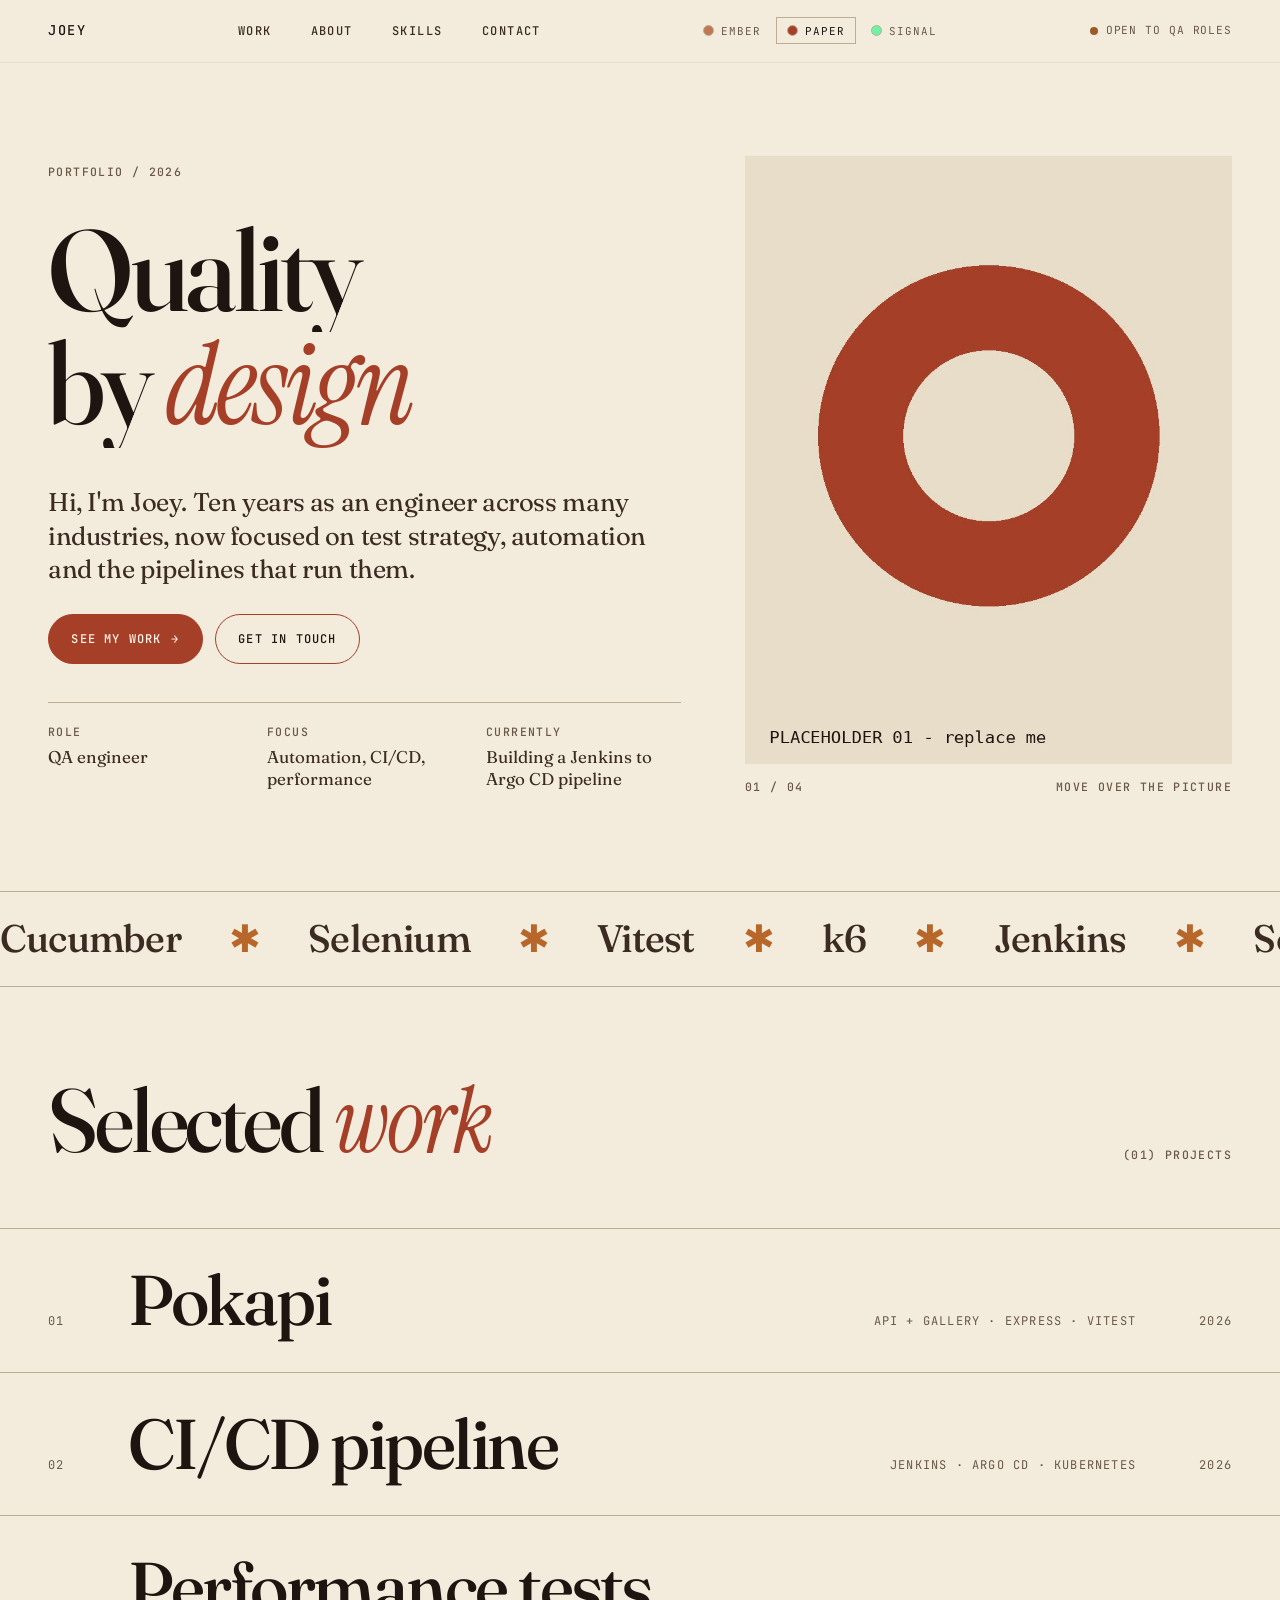
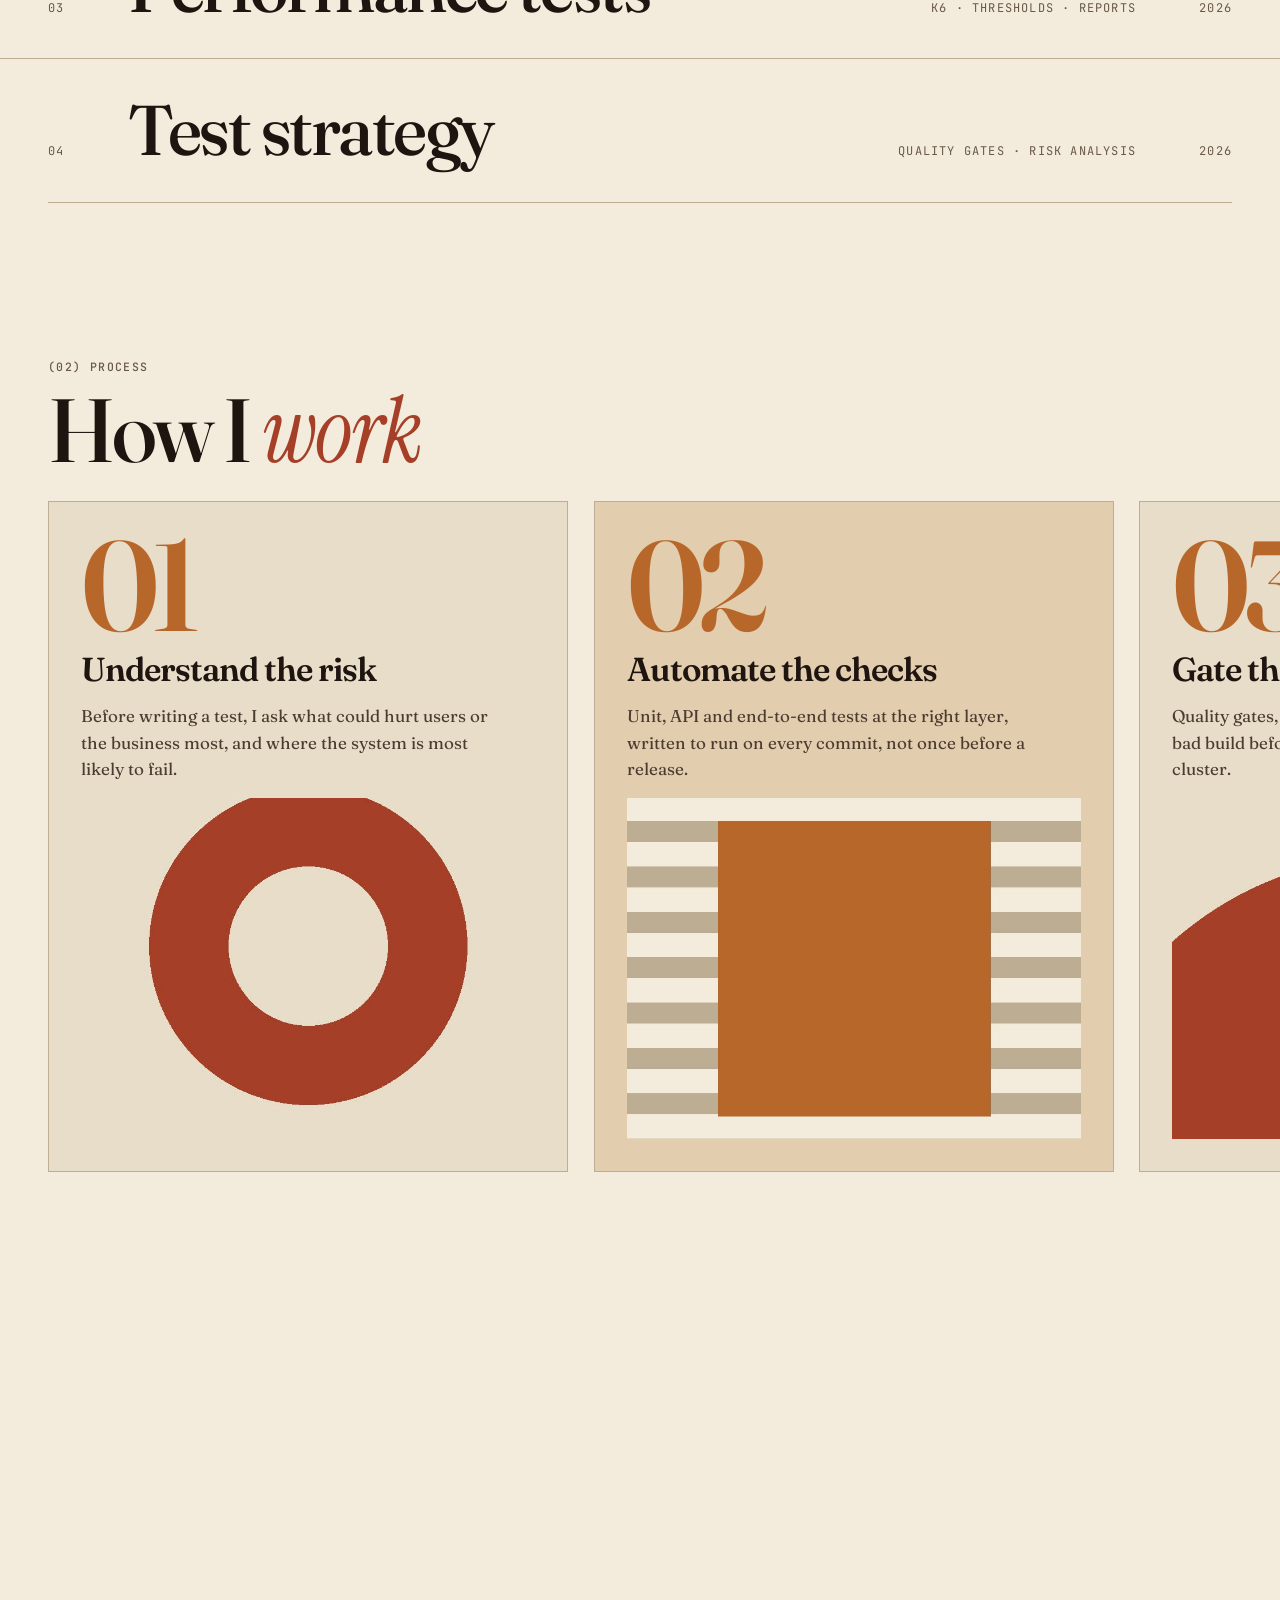
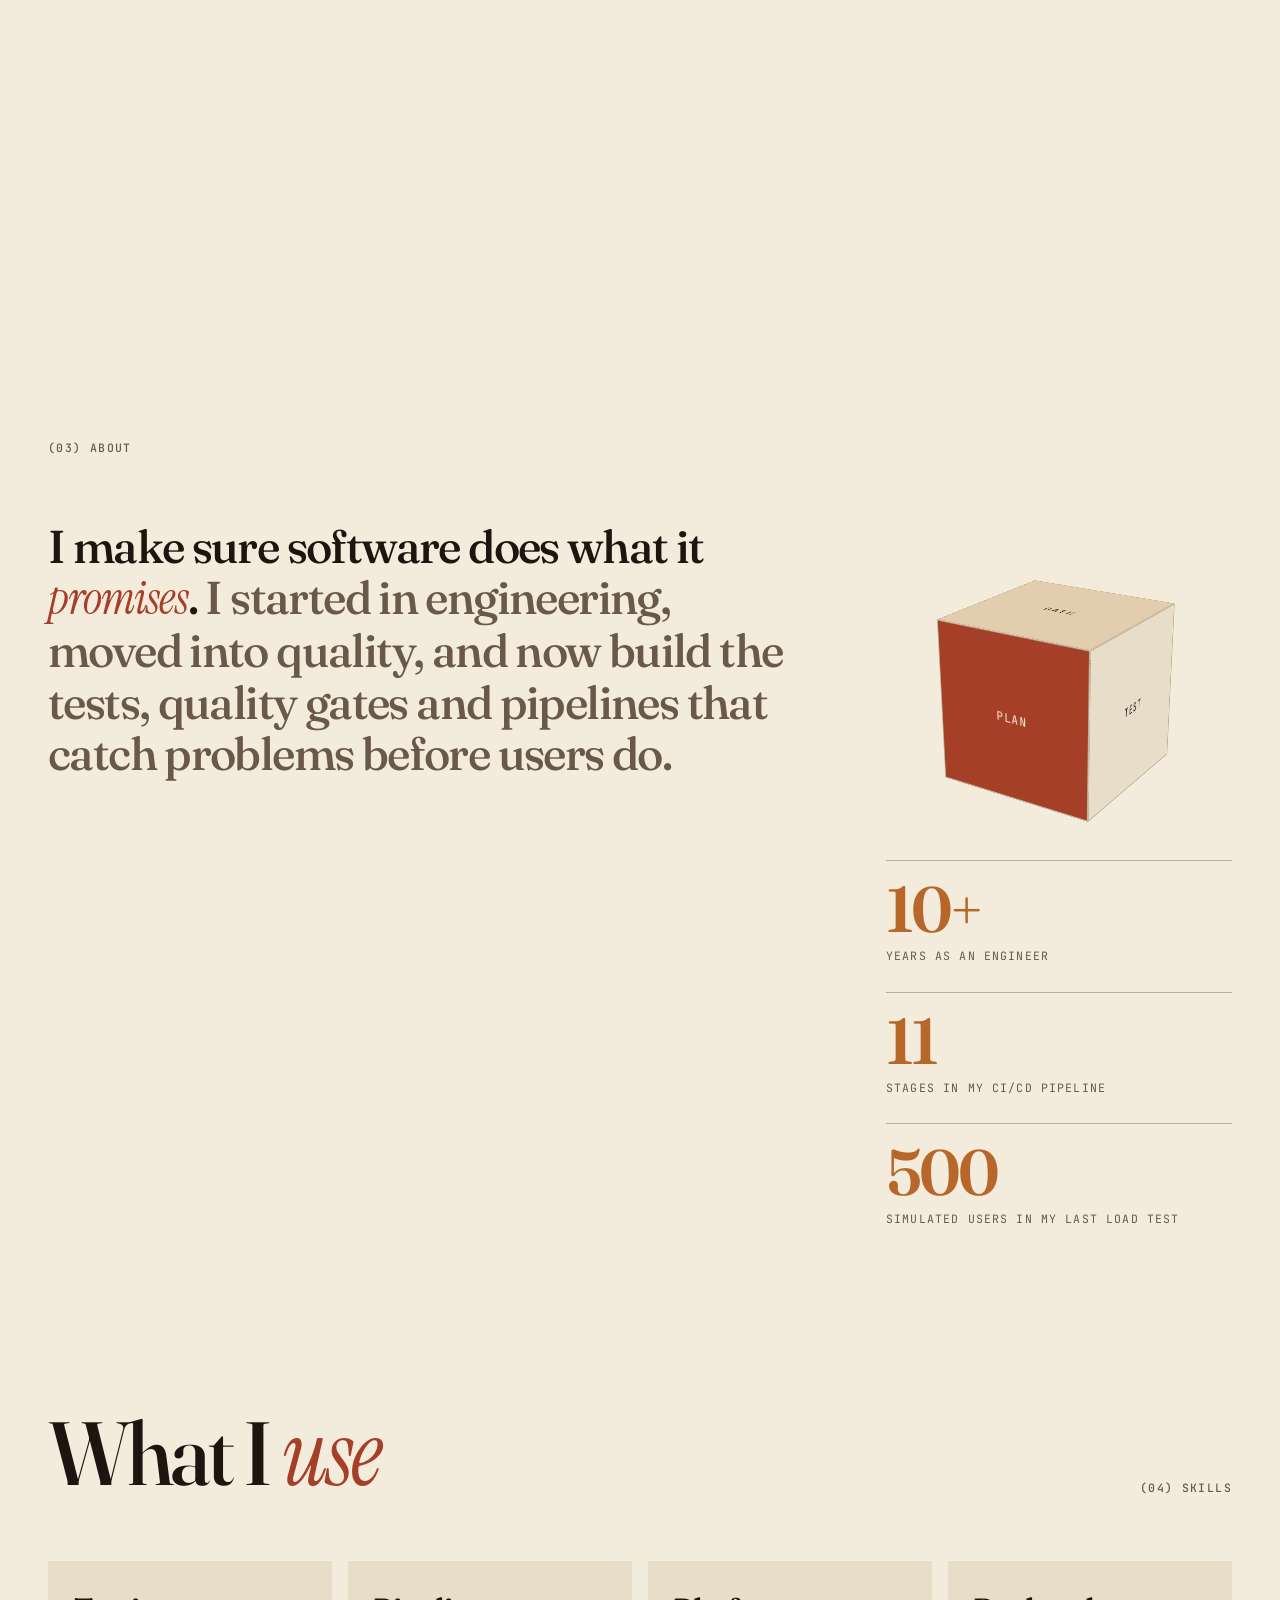
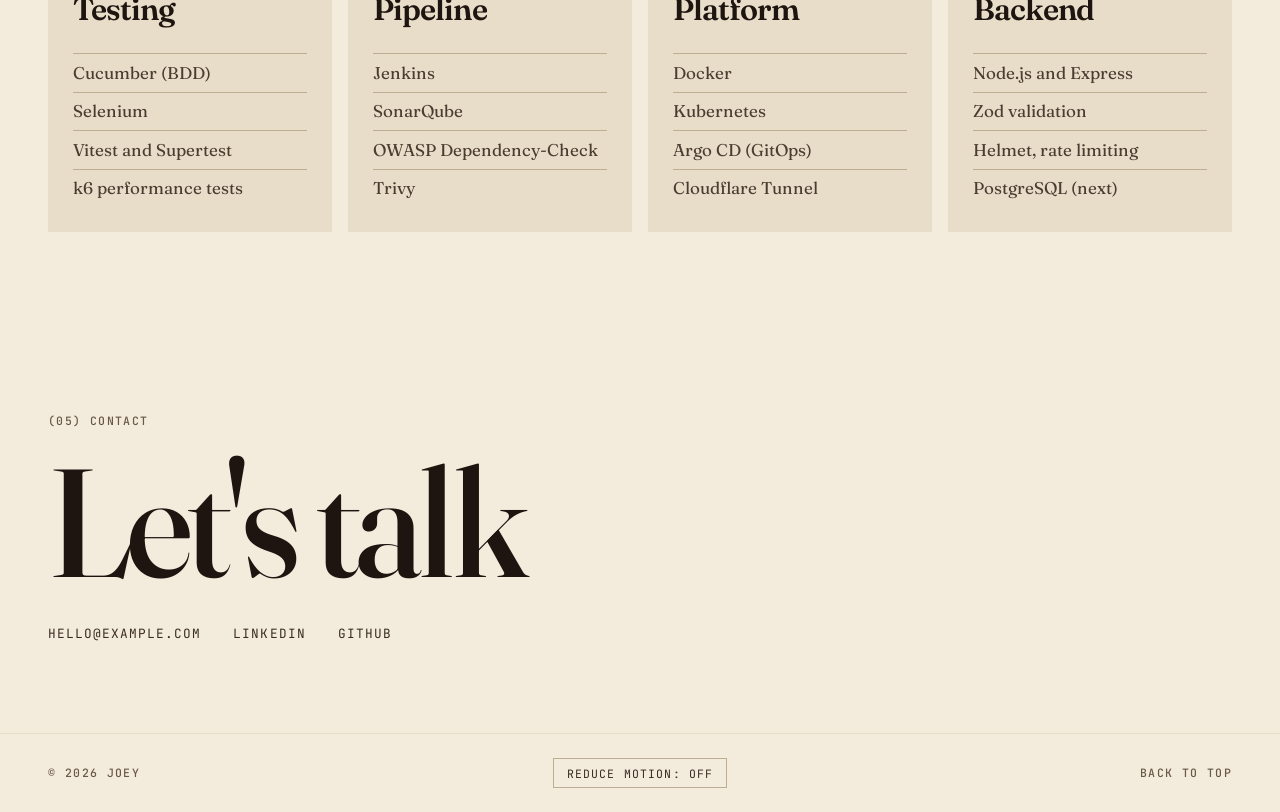
<file: index.html>
<!DOCTYPE html>
<html lang="en" data-motion="on" data-theme="ember">
<head>
    <meta charset="UTF-8">
    <meta name="viewport" content="width=device-width, initial-scale=1.0">
    <title>Joey | QA engineer</title>
    <meta name="description" content="Portfolio of Joey: QA engineer working on test strategy, automation and CI/CD.">
    <meta name="theme-color" content="#180000">
    <script>
        (function () {
            var themes = ['ember', 'paper', 'signal'];
            var saved = null;
            try { saved = localStorage.getItem('theme'); } catch (e) {}
            var light = window.matchMedia && window.matchMedia('(prefers-color-scheme: light)').matches;
            document.documentElement.dataset.theme = themes.indexOf(saved) > -1 ? saved : (light ? 'paper' : 'ember');
        })();
    </script>
    <link rel="preconnect" href="https://fonts.googleapis.com">
    <link rel="preconnect" href="https://fonts.gstatic.com" crossorigin>
    <link href="https://fonts.googleapis.com/css2?family=Bricolage+Grotesque:opsz,wght@12..96,300..800&family=Instrument+Serif:ital@0;1&family=JetBrains+Mono:wght@400;500&family=Fraunces:opsz,wght@9..144,300..700&family=Space+Grotesk:wght@300..700&display=swap" rel="stylesheet">
    <link rel="stylesheet" href="index.css">
</head>
<body>
    <a class="skip" href="#main">Skip to content</a>
    <div class="progress" aria-hidden="true"><span></span></div>
    <div class="cursor" aria-hidden="true"><span class="cursor__label"></span></div>
    <div class="preview" aria-hidden="true"><img alt="" src="photo-1.jpg"></div>

    <header class="site-header">
        <a class="brand" href="#top" data-scramble>Joey</a>
        <nav class="nav" aria-label="Main">
            <a href="#work" data-scramble>Work</a>
            <a href="#about" data-scramble>About</a>
            <a href="#skills" data-scramble>Skills</a>
            <a href="#contact" data-scramble>Contact</a>
        </nav>
        <div class="theme-switch" role="group" aria-label="Theme">
            <button class="theme-switch__btn" type="button" data-theme-set="ember" style="--swatch: #C07854" aria-pressed="true"><span class="theme-switch__label">Ember</span></button>
            <button class="theme-switch__btn" type="button" data-theme-set="paper" style="--swatch: #A63F27" aria-pressed="false"><span class="theme-switch__label">Paper</span></button>
            <button class="theme-switch__btn" type="button" data-theme-set="signal" style="--swatch: #6EF3A5" aria-pressed="false"><span class="theme-switch__label">Signal</span></button>
        </div>
        <span class="status"><i class="status__dot" aria-hidden="true"></i>Open to QA roles</span>
    </header>

    <main id="main">
        <section class="hero" id="top">
            <div class="hero__main">
                <p class="label reveal-up">Portfolio / 2026</p>

                <h1 class="hero__title">
                    <span class="line"><span style="--i: 0">Quality</span></span>
                    <span class="line"><span style="--i: 1">by <em>design</em></span></span>
                </h1>

                <div class="hero__text reveal-up">
                    <p class="lead">Hi, I'm Joey. Ten years as an engineer across many industries, now focused on test strategy, automation and the pipelines that run them.</p>
                    <div class="hero__cta">
                        <a class="btn btn--solid" href="#work" data-cursor="Go">See my work <span aria-hidden="true">&rarr;</span></a>
                        <a class="btn" href="#contact">Get in touch</a>
                    </div>
                </div>

                <dl class="hero__meta reveal-up">
                    <div><dt class="label">Role</dt><dd>QA engineer</dd></div>
                    <div><dt class="label">Focus</dt><dd>Automation, CI/CD, performance</dd></div>
                    <div><dt class="label">Currently</dt><dd>Building a Jenkins to Argo CD pipeline</dd></div>
                </dl>
            </div>

            <figure class="sequence reveal-up" data-cursor="Move">
                <div class="sequence__frames" data-parallax="0.08">
                    <img src="photo-1.jpg" alt="Placeholder picture 1: replace with your own photo" width="800" height="1000">
                    <img src="photo-2.jpg" alt="Placeholder picture 2" width="800" height="1000">
                    <img src="photo-3.jpg" alt="Placeholder picture 3" width="800" height="1000">
                    <img src="photo-4.jpg" alt="Placeholder picture 4" width="800" height="1000">
                </div>
                <figcaption class="label">
                    <span class="sequence__count">01 / 04</span>
                    <span class="sequence__hint">Move over the picture</span>
                </figcaption>
            </figure>
        </section>

        <div class="marquee" aria-hidden="true">
            <div class="marquee__track">
                <div class="marquee__group">
                    <span>Cucumber</span><span>Selenium</span><span>Vitest</span><span>k6</span><span>Jenkins</span><span>SonarQube</span><span>Docker</span><span>Kubernetes</span><span>Argo CD</span>
                </div>
                <div class="marquee__group">
                    <span>Cucumber</span><span>Selenium</span><span>Vitest</span><span>k6</span><span>Jenkins</span><span>SonarQube</span><span>Docker</span><span>Kubernetes</span><span>Argo CD</span>
                </div>
            </div>
        </div>

        <section class="section" id="work">
            <div class="section__head">
                <h2 class="h2 reveal-up">Selected <em>work</em></h2>
                <p class="label reveal-up">(01) Projects</p>
            </div>

            <div class="rows">
                <a class="row reveal-up" href="#" data-img="photo-1.jpg" data-cursor="View" data-cursor-theme="deep">
                    <span class="row__n">01</span>
                    <span class="row__title">Pokapi</span>
                    <span class="row__meta">API + gallery &middot; Express &middot; Vitest</span>
                    <span class="row__year">2026</span>
                </a>
                <a class="row reveal-up" href="#" data-img="photo-2.jpg" data-cursor="View" data-cursor-theme="deep">
                    <span class="row__n">02</span>
                    <span class="row__title">CI/CD pipeline</span>
                    <span class="row__meta">Jenkins &middot; Argo CD &middot; Kubernetes</span>
                    <span class="row__year">2026</span>
                </a>
                <a class="row reveal-up" href="#" data-img="photo-3.jpg" data-cursor="View" data-cursor-theme="deep">
                    <span class="row__n">03</span>
                    <span class="row__title">Performance tests</span>
                    <span class="row__meta">k6 &middot; thresholds &middot; reports</span>
                    <span class="row__year">2026</span>
                </a>
                <a class="row reveal-up" href="#" data-img="photo-4.jpg" data-cursor="View" data-cursor-theme="deep">
                    <span class="row__n">04</span>
                    <span class="row__title">Test strategy</span>
                    <span class="row__meta">Quality gates &middot; risk analysis</span>
                    <span class="row__year">2026</span>
                </a>
            </div>
        </section>

        <section class="hscroll" id="process" aria-label="How I work">
            <div class="hscroll__pin">
                <div class="hscroll__head">
                    <p class="label">(02) Process</p>
                    <h2 class="h2">How I <em>work</em></h2>
                </div>
                <div class="hscroll__track">
                    <article class="panel">
                        <span class="panel__n">01</span>
                        <h3>Understand the risk</h3>
                        <p>Before writing a test, I ask what could hurt users or the business most, and where the system is most likely to fail.</p>
                        <img data-swap="0" src="photo-1.jpg" alt="" loading="lazy">
                    </article>
                    <article class="panel">
                        <span class="panel__n">02</span>
                        <h3>Automate the checks</h3>
                        <p>Unit, API and end-to-end tests at the right layer, written to run on every commit, not once before a release.</p>
                        <img data-swap="1" src="photo-2.jpg" alt="" loading="lazy">
                    </article>
                    <article class="panel">
                        <span class="panel__n">03</span>
                        <h3>Gate the pipeline</h3>
                        <p>Quality gates, security scans and a smoke test stop a bad build before it reaches the registry or the cluster.</p>
                        <img data-swap="2" src="photo-3.jpg" alt="" loading="lazy">
                    </article>
                    <article class="panel">
                        <span class="panel__n">04</span>
                        <h3>Measure and learn</h3>
                        <p>Load tests, thresholds and dashboards show how a build behaves under pressure, and feed the next round of tests.</p>
                        <img data-swap="3" src="photo-4.jpg" alt="" loading="lazy">
                    </article>
                </div>
                <div class="hscroll__bar" aria-hidden="true"><span></span></div>
            </div>
        </section>

        <section class="section" id="about">
            <div class="section__head">
                <p class="label reveal-up">(03) About</p>
            </div>
            <div class="about">
                <p class="about__text reveal-up">
                    I make sure software does what it <em>promises</em>. <span class="dim">I started in engineering, moved into quality, and now build the tests, quality gates and pipelines that catch problems before users do.</span>
                </p>
                <div class="about__side">
                    <div class="cube-wrap" aria-hidden="true" data-parallax="0.12">
                        <div class="cube" data-cube>
                            <div class="cube__face cube__face--front">Plan</div>
                            <div class="cube__face cube__face--back">Ship</div>
                            <div class="cube__face cube__face--right">Test</div>
                            <div class="cube__face cube__face--left">Learn</div>
                            <div class="cube__face cube__face--top">Gate</div>
                            <div class="cube__face cube__face--bottom">Watch</div>
                        </div>
                    </div>
                    <ul class="stats">
                    <li class="reveal-up"><strong>10+</strong><span>Years as an engineer</span></li>
                    <li class="reveal-up"><strong>11</strong><span>Stages in my CI/CD pipeline</span></li>
                    <li class="reveal-up"><strong>500</strong><span>Simulated users in my last load test</span></li>
                </ul>
                </div>
            </div>
        </section>

        <section class="section" id="skills">
            <div class="section__head">
                <h2 class="h2 reveal-up">What I <em>use</em></h2>
                <p class="label reveal-up">(04) Skills</p>
            </div>
            <div class="skills">
                <article class="skill-card reveal-up">
                    <h3>Testing</h3>
                    <ul><li>Cucumber (BDD)</li><li>Selenium</li><li>Vitest and Supertest</li><li>k6 performance tests</li></ul>
                </article>
                <article class="skill-card reveal-up">
                    <h3>Pipeline</h3>
                    <ul><li>Jenkins</li><li>SonarQube</li><li>OWASP Dependency-Check</li><li>Trivy</li></ul>
                </article>
                <article class="skill-card reveal-up">
                    <h3>Platform</h3>
                    <ul><li>Docker</li><li>Kubernetes</li><li>Argo CD (GitOps)</li><li>Cloudflare Tunnel</li></ul>
                </article>
                <article class="skill-card reveal-up">
                    <h3>Backend</h3>
                    <ul><li>Node.js and Express</li><li>Zod validation</li><li>Helmet, rate limiting</li><li>PostgreSQL (next)</li></ul>
                </article>
            </div>
        </section>

        <section class="section contact" id="contact">
            <p class="label reveal-up">(05) Contact</p>
            <a class="contact__link reveal-up" href="mailto:hello@example.com" data-cursor="Write" data-scramble>Let's talk</a>
            <div class="contact__meta reveal-up">
                <a href="mailto:hello@example.com">hello@example.com</a>
                <a href="#">LinkedIn</a>
                <a href="#">GitHub</a>
            </div>
        </section>
    </main>

    <footer class="site-footer">
        <span class="label">&copy; 2026 Joey</span>
        <button class="pause" type="button" aria-pressed="false" aria-label="Reduce motion" title="Turns off the animations on this page">Reduce motion: off</button>
        <a class="label" href="#top">Back to top</a>
    </footer>

    <script src="index.js"></script>
</body>
</html>
</file>
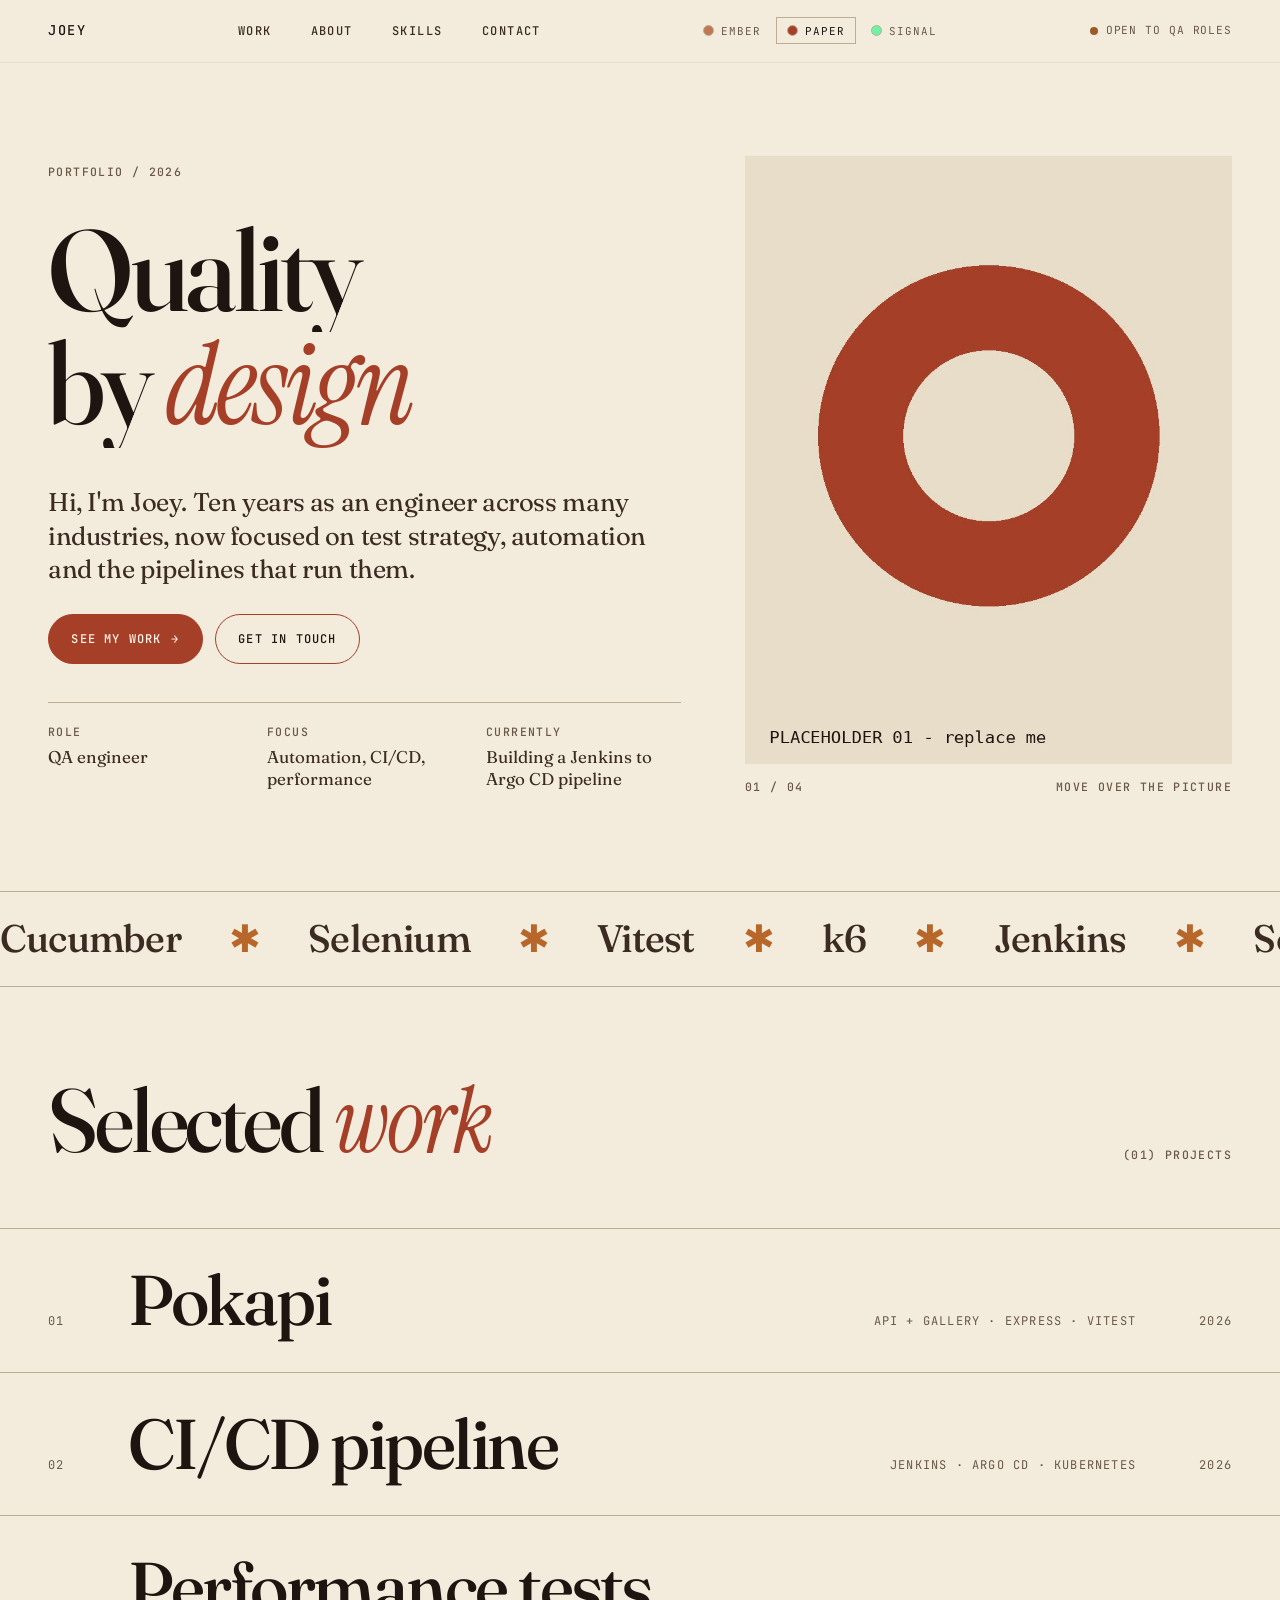
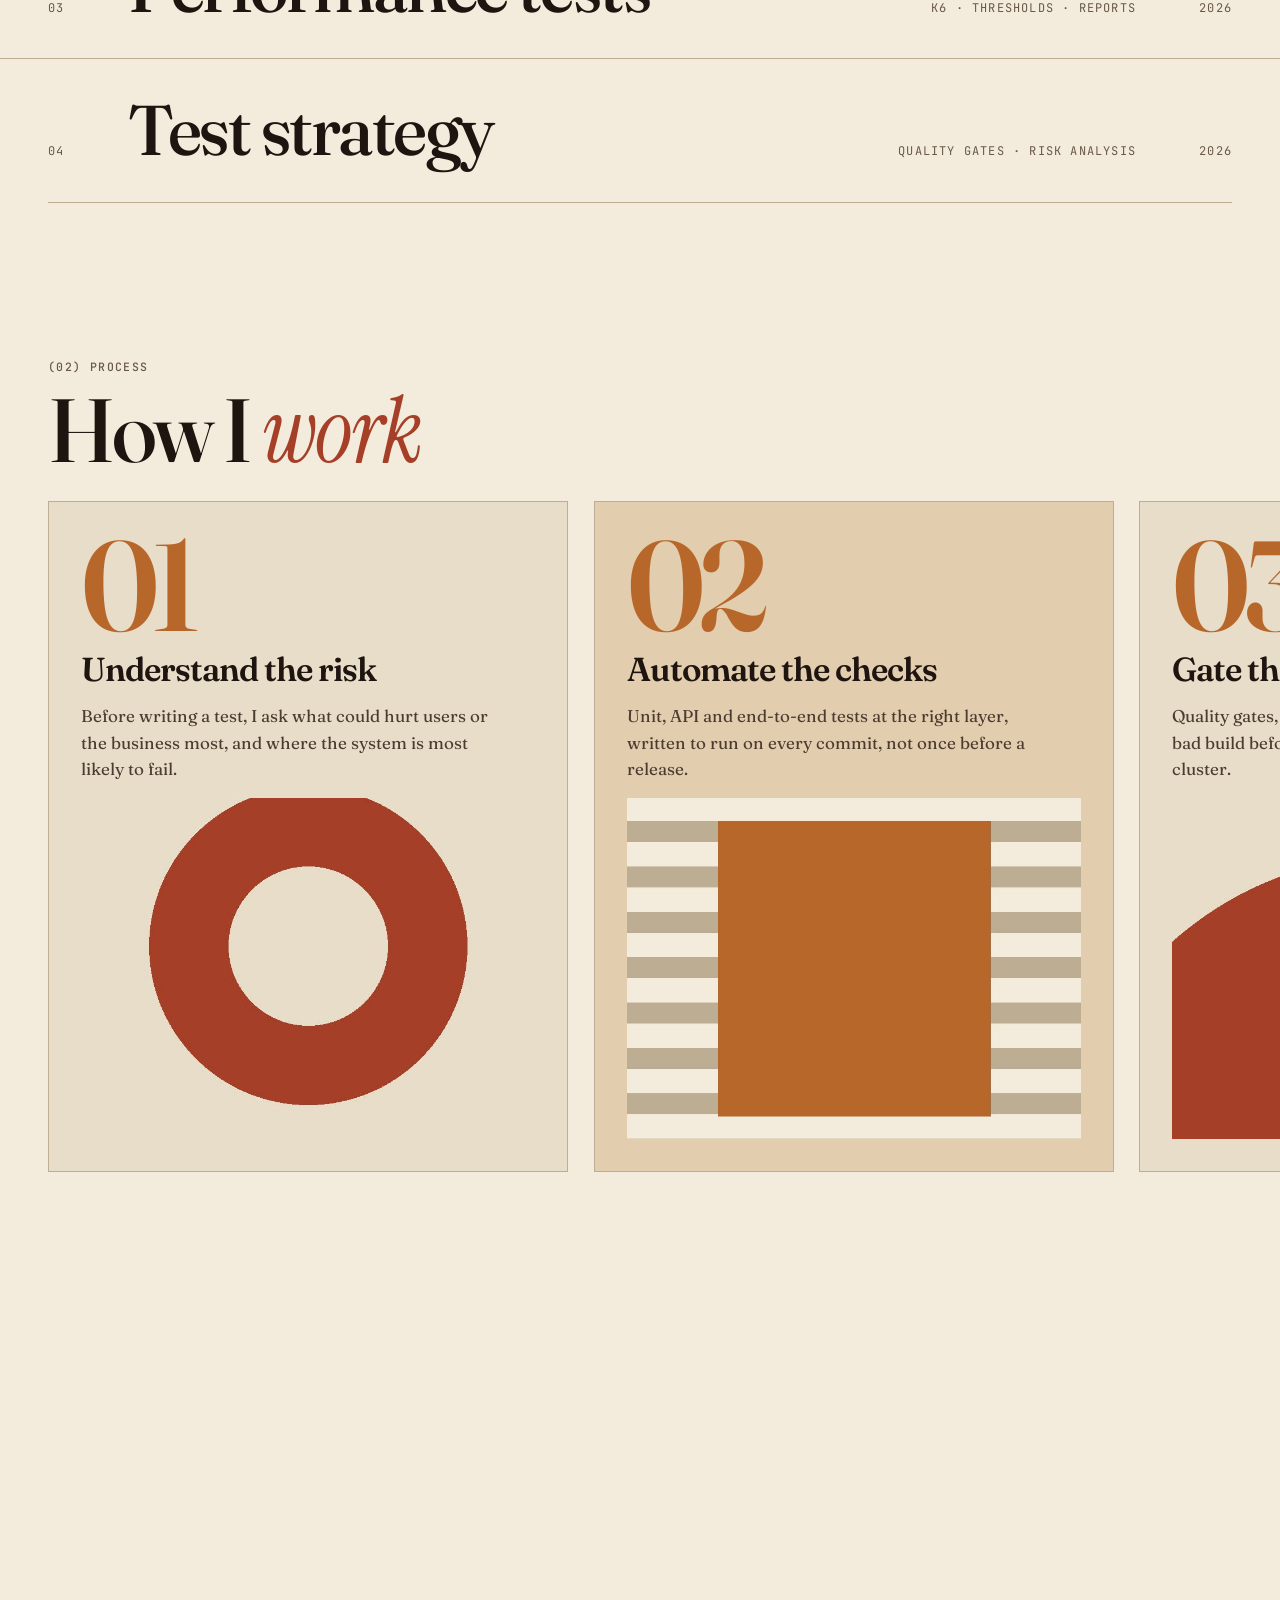
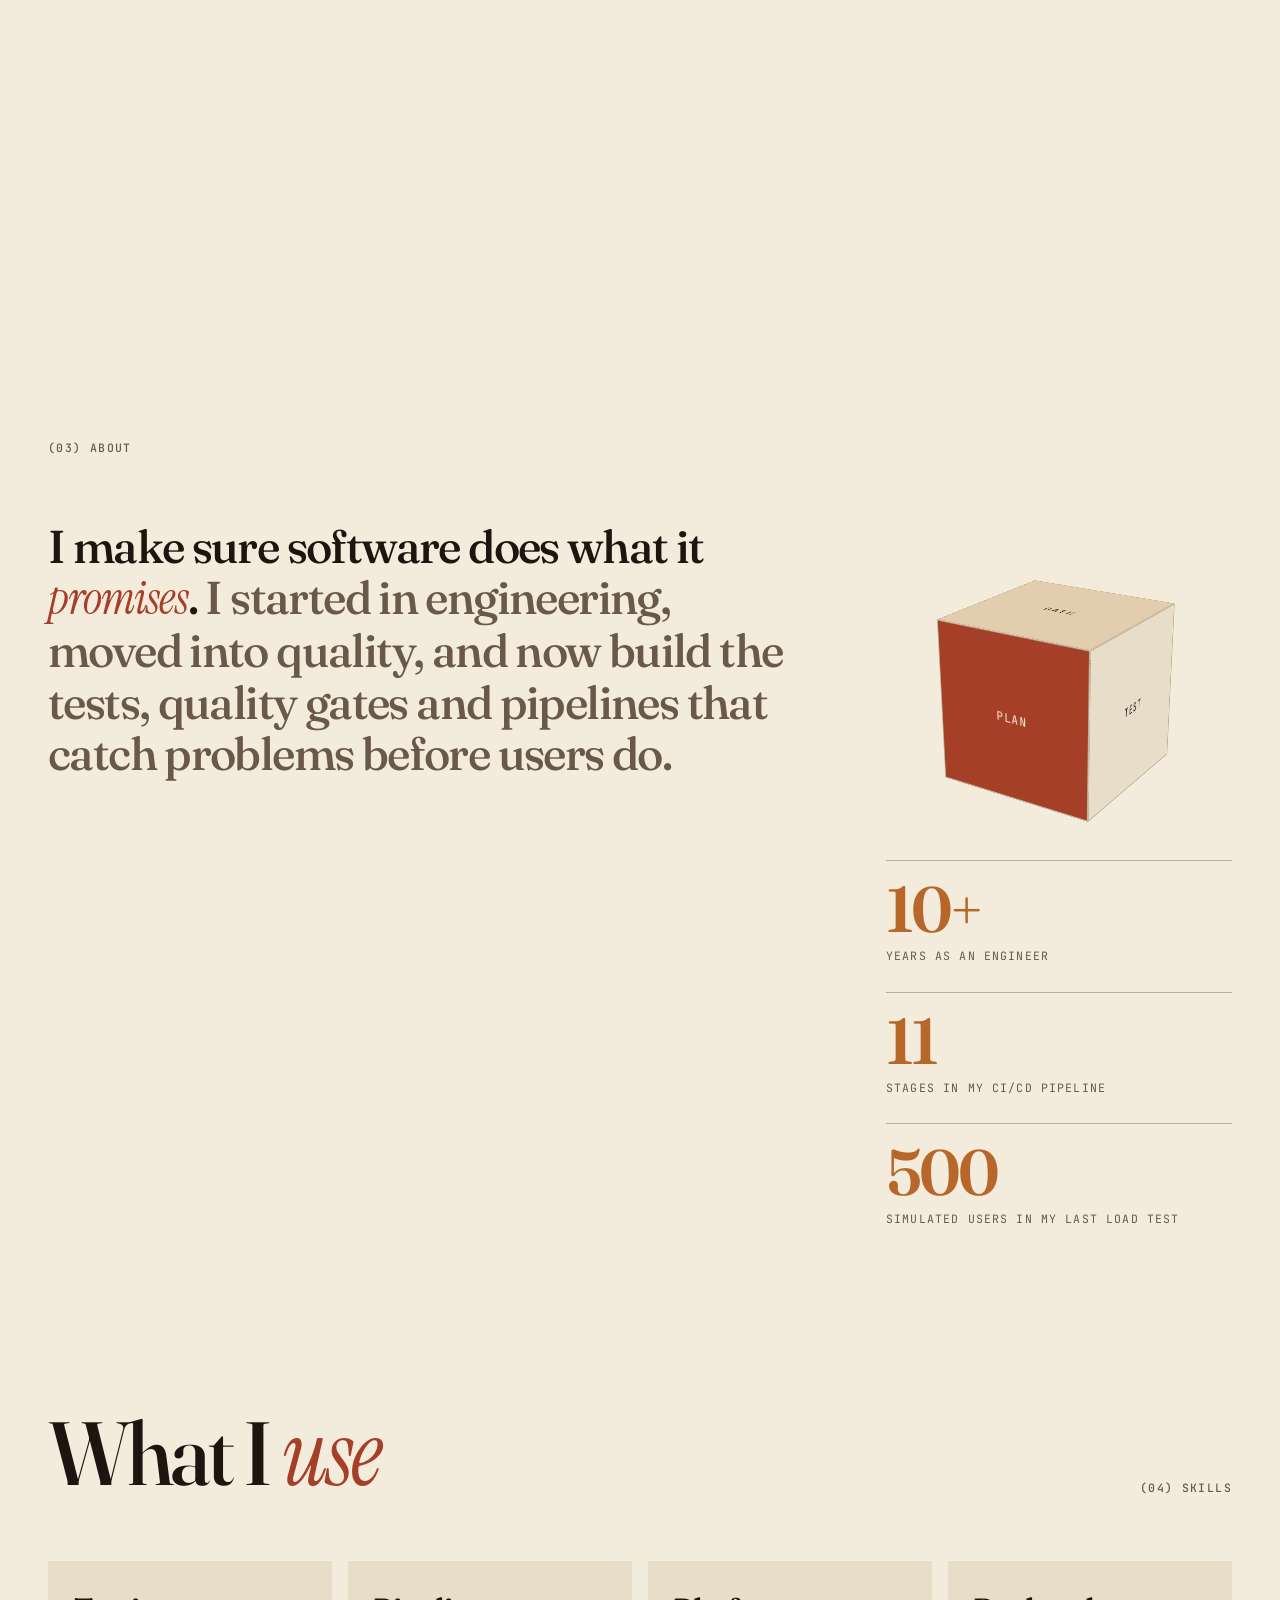
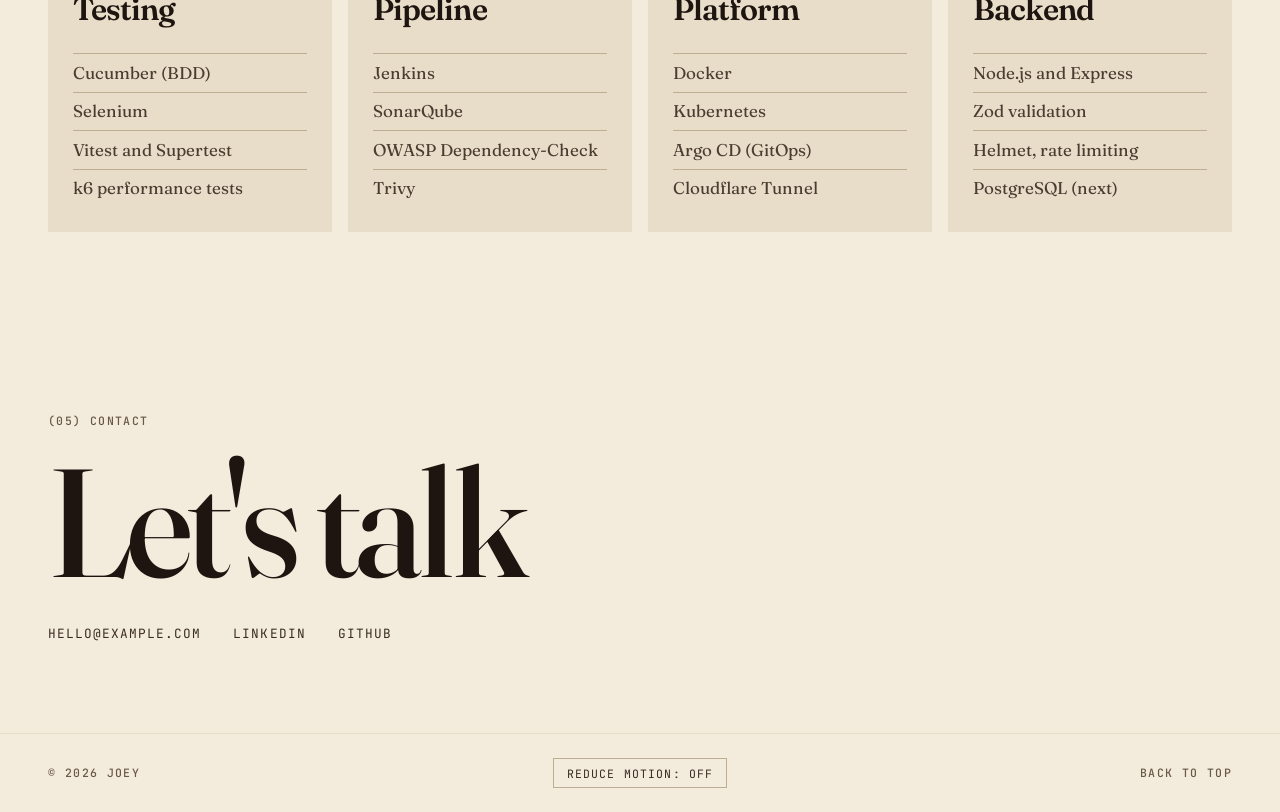
<file: modern.html>
<!DOCTYPE html>
<html lang="en" data-motion="on" data-theme="ember">
<head>
    <meta charset="UTF-8">
    <meta name="viewport" content="width=device-width, initial-scale=1.0">
    <title>Joey | QA engineer</title>
    <meta name="description" content="Portfolio of Joey: QA engineer working on test strategy, automation and CI/CD.">
    <meta name="theme-color" content="#180000">
    <script>
        (function () {
            var themes = ['ember', 'paper', 'signal'];
            var saved = null;
            try { saved = localStorage.getItem('theme'); } catch (e) {}
            var light = window.matchMedia && window.matchMedia('(prefers-color-scheme: light)').matches;
            document.documentElement.dataset.theme = themes.indexOf(saved) > -1 ? saved : (light ? 'paper' : 'ember');
        })();
    </script>
    <link rel="preconnect" href="https://fonts.googleapis.com">
    <link rel="preconnect" href="https://fonts.gstatic.com" crossorigin>
    <link href="https://fonts.googleapis.com/css2?family=Bricolage+Grotesque:opsz,wght@12..96,300..800&family=Instrument+Serif:ital@0;1&family=JetBrains+Mono:wght@400;500&family=Fraunces:opsz,wght@9..144,300..700&family=Space+Grotesk:wght@300..700&display=swap" rel="stylesheet">
    <link rel="stylesheet" href="modern.css">
</head>
<body>
    <a class="skip" href="#main">Skip to content</a>
    <div class="progress" aria-hidden="true"><span></span></div>
    <div class="cursor" aria-hidden="true"><span class="cursor__label"></span></div>
    <div class="preview" aria-hidden="true"><img alt="" src="photo-1.jpg"></div>

    <header class="site-header">
        <a class="brand" href="#top" data-scramble>Joey</a>
        <nav class="nav" aria-label="Main">
            <a href="#work" data-scramble>Work</a>
            <a href="#about" data-scramble>About</a>
            <a href="#skills" data-scramble>Skills</a>
            <a href="#contact" data-scramble>Contact</a>
        </nav>
        <div class="theme-switch" role="group" aria-label="Theme">
            <button class="theme-switch__btn" type="button" data-theme-set="ember" style="--swatch: #C07854" aria-pressed="true"><span class="theme-switch__label">Ember</span></button>
            <button class="theme-switch__btn" type="button" data-theme-set="paper" style="--swatch: #A63F27" aria-pressed="false"><span class="theme-switch__label">Paper</span></button>
            <button class="theme-switch__btn" type="button" data-theme-set="signal" style="--swatch: #6EF3A5" aria-pressed="false"><span class="theme-switch__label">Signal</span></button>
        </div>
        <span class="status"><i class="status__dot" aria-hidden="true"></i>Open to QA roles</span>
    </header>

    <main id="main">
        <section class="hero" id="top">
            <div class="hero__main">
                <p class="label reveal-up">Portfolio / 2026</p>

                <h1 class="hero__title">
                    <span class="line"><span style="--i: 0">Quality</span></span>
                    <span class="line"><span style="--i: 1">by <em>design</em></span></span>
                </h1>

                <div class="hero__text reveal-up">
                    <p class="lead">Hi, I'm Joey. Ten years as an engineer across many industries, now focused on test strategy, automation and the pipelines that run them.</p>
                    <div class="hero__cta">
                        <a class="btn btn--solid" href="#work" data-cursor="Go">See my work <span aria-hidden="true">&rarr;</span></a>
                        <a class="btn" href="#contact">Get in touch</a>
                    </div>
                </div>

                <dl class="hero__meta reveal-up">
                    <div><dt class="label">Role</dt><dd>QA engineer</dd></div>
                    <div><dt class="label">Focus</dt><dd>Automation, CI/CD, performance</dd></div>
                    <div><dt class="label">Currently</dt><dd>Building a Jenkins to Argo CD pipeline</dd></div>
                </dl>
            </div>

            <figure class="sequence reveal-up" data-cursor="Move">
                <div class="sequence__frames" data-parallax="0.08">
                    <img src="photo-1.jpg" alt="Placeholder picture 1: replace with your own photo" width="800" height="1000">
                    <img src="photo-2.jpg" alt="Placeholder picture 2" width="800" height="1000">
                    <img src="photo-3.jpg" alt="Placeholder picture 3" width="800" height="1000">
                    <img src="photo-4.jpg" alt="Placeholder picture 4" width="800" height="1000">
                </div>
                <figcaption class="label">
                    <span class="sequence__count">01 / 04</span>
                    <span class="sequence__hint">Move over the picture</span>
                </figcaption>
            </figure>
        </section>

        <div class="marquee" aria-hidden="true">
            <div class="marquee__track">
                <div class="marquee__group">
                    <span>Cucumber</span><span>Selenium</span><span>Vitest</span><span>k6</span><span>Jenkins</span><span>SonarQube</span><span>Docker</span><span>Kubernetes</span><span>Argo CD</span>
                </div>
                <div class="marquee__group">
                    <span>Cucumber</span><span>Selenium</span><span>Vitest</span><span>k6</span><span>Jenkins</span><span>SonarQube</span><span>Docker</span><span>Kubernetes</span><span>Argo CD</span>
                </div>
            </div>
        </div>

        <section class="section" id="work">
            <div class="section__head">
                <h2 class="h2 reveal-up">Selected <em>work</em></h2>
                <p class="label reveal-up">(01) Projects</p>
            </div>

            <div class="rows">
                <a class="row reveal-up" href="#" data-img="photo-1.jpg" data-cursor="View" data-cursor-theme="deep">
                    <span class="row__n">01</span>
                    <span class="row__title">Pokapi</span>
                    <span class="row__meta">API + gallery &middot; Express &middot; Vitest</span>
                    <span class="row__year">2026</span>
                </a>
                <a class="row reveal-up" href="#" data-img="photo-2.jpg" data-cursor="View" data-cursor-theme="deep">
                    <span class="row__n">02</span>
                    <span class="row__title">CI/CD pipeline</span>
                    <span class="row__meta">Jenkins &middot; Argo CD &middot; Kubernetes</span>
                    <span class="row__year">2026</span>
                </a>
                <a class="row reveal-up" href="#" data-img="photo-3.jpg" data-cursor="View" data-cursor-theme="deep">
                    <span class="row__n">03</span>
                    <span class="row__title">Performance tests</span>
                    <span class="row__meta">k6 &middot; thresholds &middot; reports</span>
                    <span class="row__year">2026</span>
                </a>
                <a class="row reveal-up" href="#" data-img="photo-4.jpg" data-cursor="View" data-cursor-theme="deep">
                    <span class="row__n">04</span>
                    <span class="row__title">Test strategy</span>
                    <span class="row__meta">Quality gates &middot; risk analysis</span>
                    <span class="row__year">2026</span>
                </a>
            </div>
        </section>

        <section class="hscroll" id="process" aria-label="How I work">
            <div class="hscroll__pin">
                <div class="hscroll__head">
                    <p class="label">(02) Process</p>
                    <h2 class="h2">How I <em>work</em></h2>
                </div>
                <div class="hscroll__track">
                    <article class="panel">
                        <span class="panel__n">01</span>
                        <h3>Understand the risk</h3>
                        <p>Before writing a test, I ask what could hurt users or the business most, and where the system is most likely to fail.</p>
                        <img data-swap="0" src="photo-1.jpg" alt="" loading="lazy">
                    </article>
                    <article class="panel">
                        <span class="panel__n">02</span>
                        <h3>Automate the checks</h3>
                        <p>Unit, API and end-to-end tests at the right layer, written to run on every commit, not once before a release.</p>
                        <img data-swap="1" src="photo-2.jpg" alt="" loading="lazy">
                    </article>
                    <article class="panel">
                        <span class="panel__n">03</span>
                        <h3>Gate the pipeline</h3>
                        <p>Quality gates, security scans and a smoke test stop a bad build before it reaches the registry or the cluster.</p>
                        <img data-swap="2" src="photo-3.jpg" alt="" loading="lazy">
                    </article>
                    <article class="panel">
                        <span class="panel__n">04</span>
                        <h3>Measure and learn</h3>
                        <p>Load tests, thresholds and dashboards show how a build behaves under pressure, and feed the next round of tests.</p>
                        <img data-swap="3" src="photo-4.jpg" alt="" loading="lazy">
                    </article>
                </div>
                <div class="hscroll__bar" aria-hidden="true"><span></span></div>
            </div>
        </section>

        <section class="section" id="about">
            <div class="section__head">
                <p class="label reveal-up">(03) About</p>
            </div>
            <div class="about">
                <p class="about__text reveal-up">
                    I make sure software does what it <em>promises</em>. <span class="dim">I started in engineering, moved into quality, and now build the tests, quality gates and pipelines that catch problems before users do.</span>
                </p>
                <div class="about__side">
                    <div class="cube-wrap" aria-hidden="true" data-parallax="0.12">
                        <div class="cube" data-cube>
                            <div class="cube__face cube__face--front">Plan</div>
                            <div class="cube__face cube__face--back">Ship</div>
                            <div class="cube__face cube__face--right">Test</div>
                            <div class="cube__face cube__face--left">Learn</div>
                            <div class="cube__face cube__face--top">Gate</div>
                            <div class="cube__face cube__face--bottom">Watch</div>
                        </div>
                    </div>
                    <ul class="stats">
                    <li class="reveal-up"><strong>10+</strong><span>Years as an engineer</span></li>
                    <li class="reveal-up"><strong>11</strong><span>Stages in my CI/CD pipeline</span></li>
                    <li class="reveal-up"><strong>500</strong><span>Simulated users in my last load test</span></li>
                </ul>
                </div>
            </div>
        </section>

        <section class="section" id="skills">
            <div class="section__head">
                <h2 class="h2 reveal-up">What I <em>use</em></h2>
                <p class="label reveal-up">(04) Skills</p>
            </div>
            <div class="skills">
                <article class="skill-card reveal-up">
                    <h3>Testing</h3>
                    <ul><li>Cucumber (BDD)</li><li>Selenium</li><li>Vitest and Supertest</li><li>k6 performance tests</li></ul>
                </article>
                <article class="skill-card reveal-up">
                    <h3>Pipeline</h3>
                    <ul><li>Jenkins</li><li>SonarQube</li><li>OWASP Dependency-Check</li><li>Trivy</li></ul>
                </article>
                <article class="skill-card reveal-up">
                    <h3>Platform</h3>
                    <ul><li>Docker</li><li>Kubernetes</li><li>Argo CD (GitOps)</li><li>Cloudflare Tunnel</li></ul>
                </article>
                <article class="skill-card reveal-up">
                    <h3>Backend</h3>
                    <ul><li>Node.js and Express</li><li>Zod validation</li><li>Helmet, rate limiting</li><li>PostgreSQL (next)</li></ul>
                </article>
            </div>
        </section>

        <section class="section contact" id="contact">
            <p class="label reveal-up">(05) Contact</p>
            <a class="contact__link reveal-up" href="mailto:hello@example.com" data-cursor="Write" data-scramble>Let's talk</a>
            <div class="contact__meta reveal-up">
                <a href="mailto:hello@example.com">hello@example.com</a>
                <a href="#">LinkedIn</a>
                <a href="#">GitHub</a>
            </div>
        </section>
    </main>

    <footer class="site-footer">
        <span class="label">&copy; 2026 Joey</span>
        <button class="pause" type="button" aria-pressed="false" aria-label="Reduce motion" title="Turns off the animations on this page">Reduce motion: off</button>
        <a class="label" href="#top">Back to top</a>
    </footer>

    <script src="modern.js"></script>
</body>
</html>
</file>
<file: index.css>
:root {
    --bg: #180000;
    --surface: #301818;
    --ink: #E0A070;
    --ink-soft: #D89C6C;
    --body: #C0B080;    
    --muted: #B09070;   
    --accent: #C07854;  
    --accent-2: #B46048;
    --copper: #A06030;  
    --copper-2: #9C6030;
    --line: #706040;    
    --deep: #6C2418;    
    --header-bg: rgba(24, 0, 0, 0.94);
    --on-accent: #180000;

    --font-sans: 'Bricolage Grotesque', 'Helvetica Neue', Arial, sans-serif;
    --font-serif: 'Instrument Serif', Georgia, 'Times New Roman', serif;
    --font-mono: 'JetBrains Mono', ui-monospace, 'Courier New', monospace;

    --pad: clamp(1rem, 4vw, 3rem);
    --ease: cubic-bezier(0.7, 0, 0.2, 1);
}

*,
*::before,
*::after {
    box-sizing: border-box;
    margin: 0;
    padding: 0;
}

html {
    font-size: 100%;
    scroll-behavior: smooth;
    -webkit-text-size-adjust: 100%;
}

body {
    font-family: var(--font-sans);
    font-size: 1.0625rem;
    line-height: 1.55;
    color: var(--body);
    background: var(--bg);
    overflow-x: hidden;
}

::selection {
    background: var(--ink);
    color: var(--bg);
}

a {
    color: inherit;
    text-decoration: none;
}

img {
    display: block;
    max-width: 100%;
}

ul {
    list-style: none;
}

:focus-visible {
    outline: 2px solid var(--ink);
    outline-offset: 4px;
}

.skip,
.sr-only {
    position: absolute;
    width: 1px;
    height: 1px;
    overflow: hidden;
    clip: rect(0 0 0 0);
    white-space: nowrap;
}

.skip:focus {
    width: auto;
    height: auto;
    clip: auto;
    z-index: 300;
    left: var(--pad);
    top: 1rem;
    padding: 0.6rem 1rem;
    background: var(--ink);
    color: var(--bg);
}



.label {
    font-family: var(--font-mono);
    font-size: 0.72rem;
    font-weight: 500;
    letter-spacing: 0.12em;
    text-transform: uppercase;
    color: var(--muted);
}

.h2 {
    font-size: clamp(2.4rem, 7vw, 6.5rem);
    font-weight: 600;
    line-height: 0.95;
    letter-spacing: -0.045em;
    color: var(--ink);
}

.h2 em,
.about__text em {
    font-family: var(--font-serif);
    font-style: italic;
    font-weight: 400;
    letter-spacing: -0.02em;
    color: var(--accent);
}



.site-header {
    position: sticky;
    top: 0;
    z-index: 50;
    display: flex;
    align-items: center;
    justify-content: space-between;
    gap: 1.5rem;
    padding: 1rem var(--pad);
    background: var(--header-bg);
    border-bottom: 1px solid var(--surface);
}

.brand,
.nav a {
    font-family: var(--font-mono);
    font-size: 0.75rem;
    font-weight: 500;
    letter-spacing: 0.12em;
    text-transform: uppercase;
}

.brand {
    color: var(--ink);
    font-size: 0.85rem;
}

.nav {
    display: flex;
    gap: clamp(0.25rem, 2vw, 1.25rem);
}


.nav a {
    padding: 0.35rem 0.6rem;
    color: var(--ink-soft);
    transition: background-color 0.2s, color 0.2s;
}

.nav a:hover,
.nav a:focus-visible {
    background: var(--ink);
    color: var(--bg);
}

.status {
    display: flex;
    align-items: center;
    gap: 0.5rem;
    font-family: var(--font-mono);
    font-size: 0.7rem;
    letter-spacing: 0.08em;
    text-transform: uppercase;
    color: var(--muted);
}

.status__dot {
    width: 8px;
    height: 8px;
    border-radius: 50%;
    background: var(--copper-2);
    animation: pulse 2s ease-in-out infinite;
}




.hero {
    display: grid;
    grid-template-columns: minmax(0, 1.3fr) minmax(0, 1fr);
    column-gap: clamp(2rem, 5vw, 6rem);
    align-items: center;
    min-height: calc(100vh - 4.5rem);
    min-height: calc(100svh - 4.5rem);
    padding: clamp(2rem, 4vw, 4rem) var(--pad);
}

.hero__main {
    display: flex;
    flex-direction: column;
    gap: clamp(1.5rem, 3vw, 2.5rem);
}

.hero__title {
    font-size: clamp(3.2rem, 9vw, 11rem);
    font-weight: 600;
    line-height: 0.88;
    letter-spacing: -0.055em;
    color: var(--ink);
    font-variation-settings: 'opsz' 96;
}

.hero__title em {
    font-family: var(--font-serif);
    font-style: italic;
    font-weight: 400;
    letter-spacing: -0.03em;
    color: var(--accent);
}


.line {
    display: block;
    overflow: hidden;
    padding-bottom: 0.1em;
}

.line > span {
    display: inline-block;
    transform: translateY(110%);
    animation: rise 1s var(--ease) forwards;
    animation-delay: calc(var(--i) * 0.12s + 0.1s);
}

.lead {
    max-width: 36ch;
    font-size: clamp(1.25rem, 2vw, 1.9rem);
    line-height: 1.3;
    letter-spacing: -0.015em;
    color: var(--ink-soft);
}

.hero__cta {
    display: flex;
    flex-wrap: wrap;
    gap: 0.75rem;
    margin-top: 1.75rem;
}

.btn {
    display: inline-flex;
    align-items: center;
    gap: 0.6rem;
    padding: 0.9rem 1.4rem;
    font-family: var(--font-mono);
    font-size: 0.75rem;
    font-weight: 500;
    letter-spacing: 0.1em;
    text-transform: uppercase;
    color: var(--ink);
    border: 1px solid var(--accent);
    border-radius: 999px;
    transition: background-color 0.25s, color 0.25s, border-color 0.25s;
}

.btn--solid {
    background: var(--accent);
    color: var(--on-accent);
}

.btn:hover,
.btn:focus-visible {
    background: var(--ink);
    color: var(--bg);
    border-color: var(--ink);
}


.hero__meta {
    display: grid;
    grid-template-columns: repeat(3, minmax(0, 1fr));
    gap: 1rem 1.5rem;
    padding-top: 1.25rem;
    border-top: 1px solid var(--line);
}

.hero__meta dd {
    margin-top: 0.35rem;
    line-height: 1.3;
    color: var(--ink-soft);
}




.sequence {
    justify-self: end;
    width: min(100%, 560px, calc((100vh - 11rem) * 0.8));
    width: min(100%, 560px, calc((100svh - 11rem) * 0.8));
}

.sequence__frames {
    position: relative;
    aspect-ratio: 4 / 5;
    overflow: hidden;
    background: var(--surface);
    cursor: crosshair;
}

.sequence__frames img {
    position: absolute;
    inset: 0;
    width: 100%;
    height: 100%;
    object-fit: cover;
    opacity: 0;
}

.sequence__frames img:first-child {
    opacity: 1;
}

.sequence figcaption {
    display: flex;
    justify-content: space-between;
    gap: 1rem;
    margin-top: 0.75rem;
}



.marquee {
    overflow: hidden;
    padding: 1.1rem 0;
    border-block: 1px solid var(--line);
}

.marquee__track {
    display: flex;
    width: max-content;
    animation: marquee 32s linear infinite;
}

.marquee__group {
    display: flex;
    flex-shrink: 0;
}

.marquee__group span {
    padding-right: 3rem;
    font-size: clamp(1.25rem, 3vw, 2.5rem);
    font-weight: 500;
    letter-spacing: -0.02em;
    color: var(--ink-soft);
}

.marquee__group span::after {
    content: '\2731';
    margin-left: 3rem;
    color: var(--copper);
}



.section {
    padding: clamp(3rem, 7vw, 6.5rem) var(--pad);
}

.section__head {
    display: flex;
    align-items: flex-end;
    justify-content: space-between;
    gap: 1rem;
    margin-bottom: clamp(2rem, 5vw, 4rem);
}



.rows {
    border-bottom: 1px solid var(--line);
}

.row {
    display: grid;
    grid-template-columns: 4rem minmax(0, 1fr) auto 5rem;
    align-items: baseline;
    gap: 1rem;
    padding: clamp(1.25rem, 3vw, 2.25rem) var(--pad);
    margin-inline: calc(var(--pad) * -1);
    border-top: 1px solid var(--line);
    color: var(--body);
    transition: background-color 0.25s, color 0.25s;
}

.row__n,
.row__meta,
.row__year {
    font-family: var(--font-mono);
    font-size: 0.75rem;
    letter-spacing: 0.1em;
    text-transform: uppercase;
    color: var(--muted);
    transition: color 0.25s;
}

.row__year {
    text-align: right;
}

.row__title {
    font-size: clamp(1.75rem, 5.5vw, 5rem);
    font-weight: 500;
    line-height: 1;
    letter-spacing: -0.04em;
    color: var(--ink);
    transition: color 0.25s, transform 0.4s var(--ease);
}

.row:hover,
.row:focus-visible {
    background: var(--ink);
    outline-offset: -4px;
}

.row:hover .row__title,
.row:focus-visible .row__title {
    color: var(--bg);
    transform: translateX(1rem);
}

.row:hover .row__n,
.row:hover .row__meta,
.row:hover .row__year,
.row:focus-visible .row__n,
.row:focus-visible .row__meta,
.row:focus-visible .row__year {
    color: var(--bg);
}



.about {
    display: grid;
    grid-template-columns: minmax(0, 2.2fr) minmax(0, 1fr);
    gap: clamp(2rem, 6vw, 6rem);
    align-items: start;
}

.about__text {
    font-size: clamp(1.6rem, 3.6vw, 3.4rem);
    line-height: 1.12;
    letter-spacing: -0.03em;
    color: var(--ink);
}

.about__text .dim {
    color: var(--muted);
}

.stats {
    display: grid;
    gap: 1.5rem;
}

.stats li {
    padding-top: 1rem;
    border-top: 1px solid var(--line);
}

.stats strong {
    display: block;
    font-size: clamp(2.5rem, 5vw, 4.5rem);
    font-weight: 600;
    line-height: 1;
    letter-spacing: -0.05em;
    color: var(--copper);
}

.stats span {
    font-family: var(--font-mono);
    font-size: 0.72rem;
    letter-spacing: 0.1em;
    text-transform: uppercase;
    color: var(--muted);
}



.skills {
    display: grid;
    grid-template-columns: repeat(4, minmax(0, 1fr));
    gap: 1rem;
}

.skill-card {
    min-height: 13rem;
    padding: 1.5rem;
    background: var(--surface);
    border: 1px solid transparent;
    transition: background-color 0.25s, color 0.25s, transform 0.4s var(--ease), border-color 0.25s;
}

.skill-card h3 {
    margin-bottom: 1.25rem;
    font-size: clamp(1.5rem, 2.4vw, 2.2rem);
    font-weight: 600;
    letter-spacing: -0.03em;
    color: var(--ink);
}

.skill-card li {
    padding: 0.35rem 0;
    border-top: 1px solid var(--line);
    color: var(--body);
}

.skill-card:hover {
    background: var(--deep);
    border-color: var(--copper-2);
    transform: translateY(-6px);
}

.skill-card:hover li {
    color: var(--ink);
}



.contact__link {
    display: block;
    margin: 1.5rem 0 2rem;
    font-size: clamp(3rem, 12vw, 11rem);
    font-weight: 600;
    line-height: 0.9;
    letter-spacing: -0.055em;
    white-space: nowrap;
    color: var(--ink);
    transition: color 0.25s;
}

.contact__link:hover,
.contact__link:focus-visible {
    color: var(--accent);
}

.contact__meta {
    display: flex;
    flex-wrap: wrap;
    gap: 0.5rem 2rem;
    font-family: var(--font-mono);
    font-size: 0.8rem;
    letter-spacing: 0.08em;
    text-transform: uppercase;
}

.contact__meta a {
    color: var(--ink-soft);
    background: linear-gradient(var(--copper-2), var(--copper-2)) left bottom / 0 1px no-repeat;
    transition: background-size 0.3s var(--ease), color 0.2s;
}

.contact__meta a:hover,
.contact__meta a:focus-visible {
    background-size: 100% 1px;
    color: var(--ink);
}



.site-footer {
    display: flex;
    flex-wrap: wrap;
    align-items: center;
    justify-content: space-between;
    gap: 1rem;
    padding: 1.5rem var(--pad);
    border-top: 1px solid var(--surface);
}

.pause {
    padding: 0.4rem 0.8rem;
    font-family: var(--font-mono);
    font-size: 0.72rem;
    letter-spacing: 0.1em;
    text-transform: uppercase;
    color: var(--ink-soft);
    background: none;
    border: 1px solid var(--line);
    cursor: pointer;
    transition: background-color 0.2s, color 0.2s;
}

.pause:hover,
.pause:focus-visible,
.pause[aria-pressed='true'] {
    background: var(--ink);
    color: var(--bg);
}



.cursor,
.preview {
    position: fixed;
    left: 0;
    top: 0;
    z-index: 200;
    pointer-events: none;
    opacity: 0;
    transition: opacity 0.2s;
}

.cursor {
    display: grid;
    place-items: center;
    width: 14px;
    height: 14px;
    margin: -7px 0 0 -7px;
    border-radius: 50%;
    background: var(--ink);
    transition: opacity 0.2s, width 0.3s var(--ease), height 0.3s var(--ease), margin 0.3s var(--ease), background-color 0.2s;
}

.cursor.is-on {
    opacity: 1;
}

.cursor.is-big {
    width: 84px;
    height: 84px;
    margin: -42px 0 0 -42px;
    background: var(--accent);
}

.cursor.is-big.is-deep {
    background: var(--deep);
}

.cursor__label {
    font-family: var(--font-mono);
    font-size: 0.62rem;
    font-weight: 500;
    letter-spacing: 0.1em;
    text-transform: uppercase;
    color: var(--on-accent);
    opacity: 0;
    transition: opacity 0.2s;
}

.cursor.is-big .cursor__label {
    opacity: 1;
}

.cursor.is-deep .cursor__label {
    color: var(--ink);
}

.preview {
    z-index: 150;
    width: clamp(180px, 20vw, 280px);
    aspect-ratio: 4 / 5;
    overflow: hidden;
    translate: 1.5rem -50%;
    background: var(--surface);
}

.preview.is-on {
    opacity: 1;
}

.preview img {
    width: 100%;
    height: 100%;
    object-fit: cover;
}



.reveal-up {
    opacity: 0;
    transform: translateY(40px);
    transition: opacity 0.8s var(--ease), transform 0.8s var(--ease);
}

.reveal-up.is-in {
    opacity: 1;
    transform: none;
}



@keyframes rise {
    to { transform: translateY(0); }
}

@keyframes marquee {
    to { transform: translateX(-50%); }
}

@keyframes pulse {
    0%, 100% { opacity: 1; }
    50% { opacity: 0.3; }
}



@media (min-width: 1800px) {
    html { font-size: 112.5%; }
}

@media (min-width: 2400px) {
    html { font-size: 125%; }
}

@media (max-width: 1100px) {
    .skills { grid-template-columns: repeat(2, minmax(0, 1fr)); }
}

@media (max-width: 900px) {
    .hero,
    .about {
        grid-template-columns: 1fr;
    }

    .hero {
        min-height: 0;
        row-gap: 2.5rem;
    }

    .hero__title {
        font-size: clamp(3.4rem, 15vw, 9rem);
    }

    .sequence {
        justify-self: start;
        width: min(100%, 420px);
    }

    .row {
        grid-template-columns: 2.5rem minmax(0, 1fr) auto;
    }

    .row__meta {
        grid-column: 2 / 4;
        grid-row: 2;
    }

    .stats {
        grid-template-columns: repeat(3, minmax(0, 1fr));
    }
}

@media (max-width: 700px) {
    .status { display: none; }
    .site-footer { justify-content: center; }
}

@media (max-width: 560px) {
    .hero__meta { grid-template-columns: 1fr; }
    .nav a { padding: 0.35rem 0.4rem; font-size: 0.68rem; }
    .skills { grid-template-columns: 1fr; }
    .stats { grid-template-columns: 1fr; }
    .skill-card { min-height: 0; }
    .contact__link { white-space: normal; }
}


@media (hover: none), (pointer: coarse) {
    .cursor,
    .preview { display: none; }
    .skill-card:hover { transform: none; }
    .row:hover .row__title { transform: none; }
}



@media (prefers-reduced-motion: reduce) {
    html { scroll-behavior: auto; }
}

@media (prefers-reduced-motion: reduce) {
    *,
    *::before,
    *::after {
        animation: none !important;
        transition: none !important;
    }
    .line > span { transform: none; }
    .reveal-up { opacity: 1; transform: none; }
}

html[data-motion='off'] {
    scroll-behavior: auto;
}

html[data-motion='off'] *,
html[data-motion='off'] *::before,
html[data-motion='off'] *::after {
    animation: none !important;
    transition: none !important;
}

html[data-motion='off'] .line > span { transform: none; }
html[data-motion='off'] .reveal-up { opacity: 1; transform: none; }





html[data-theme='paper'] {
    --bg: #F3ECDD;
    --surface: #E7DDC9;
    --ink: #1F1510;
    --ink-soft: #3B2B21;
    --body: #4B3B30;
    --muted: #6A5848;
    --accent: #A63F27;
    --accent-2: #8C3321;
    --copper: #B8672A;
    --copper-2: #9C5A28;
    --line: #BDAE93;
    --deep: #E2CDAE;
    --header-bg: rgba(243, 236, 221, 0.94);
    --on-accent: #FFF6EA;
    --font-sans: 'Fraunces', Georgia, 'Times New Roman', serif;
}

html[data-theme='paper'] .hero__title,
html[data-theme='paper'] .h2,
html[data-theme='paper'] .row__title,
html[data-theme='paper'] .about__text,
html[data-theme='paper'] .contact__link {
    font-weight: 500;
    letter-spacing: -0.035em;
}


html[data-theme='signal'] {
    --bg: #0A0F1E;
    --surface: #141B33;
    --ink: #EAF1FF;
    --ink-soft: #CBD8F5;
    --body: #AEBCDB;
    --muted: #8E9CC2;
    --accent: #6EF3A5;
    --accent-2: #4CC9F0;
    --copper: #6F86E8;
    --copper-2: #5568C9;
    --line: #2C3860;
    --deep: #1B2A66;
    --header-bg: rgba(10, 15, 30, 0.94);
    --on-accent: #0A0F1E;
    --font-sans: 'Space Grotesk', 'Helvetica Neue', Arial, sans-serif;
}



.theme-switch {
    display: flex;
    align-items: center;
    gap: 0.25rem;
}

.theme-switch__btn {
    display: inline-flex;
    align-items: center;
    gap: 0.45rem;
    padding: 0.35rem 0.6rem;
    font-family: var(--font-mono);
    font-size: 0.68rem;
    letter-spacing: 0.1em;
    text-transform: uppercase;
    color: var(--muted);
    background: none;
    border: 1px solid transparent;
    cursor: pointer;
    transition: color 0.2s, border-color 0.2s;
}


.theme-switch__btn::before {
    content: '';
    width: 0.7rem;
    height: 0.7rem;
    border-radius: 50%;
    background: var(--swatch);
    border: 1px solid var(--line);
}

.theme-switch__btn:hover,
.theme-switch__btn:focus-visible {
    color: var(--ink);
}

.theme-switch__btn[aria-pressed='true'] {
    color: var(--ink);
    border-color: var(--line);
}

@media (max-width: 700px) {
    .site-header {
        flex-wrap: wrap;
        row-gap: 0.5rem;
    }

   
    .theme-switch__label {
        position: absolute;
        width: 1px;
        height: 1px;
        overflow: hidden;
        clip: rect(0 0 0 0);
        white-space: nowrap;
    }

    .theme-switch__btn {
        padding: 0.45rem;
    }
}


html.theme-fade,
html.theme-fade *,
html.theme-fade *::before,
html.theme-fade *::after {
    transition: background-color 0.45s ease, color 0.45s ease, border-color 0.45s ease !important;
}





.progress {
    position: fixed;
    top: 0;
    left: 0;
    right: 0;
    z-index: 300;
    height: 3px;
    pointer-events: none;
}

.progress span {
    display: block;
    height: 100%;
    background: var(--accent);
    transform: scaleX(0);
    transform-origin: left;
}



.hscroll__head {
    padding: clamp(3rem, 7vw, 6rem) var(--pad) clamp(1.5rem, 3vw, 2.5rem);
}

.hscroll__head .h2 {
    margin-top: 0.75rem;
}

.hscroll__track {
    display: grid;
    grid-template-columns: repeat(auto-fit, minmax(260px, 1fr));
    gap: 1rem;
    padding: 0 var(--pad) clamp(3rem, 7vw, 6rem);
}

.hscroll__bar {
    display: none;
}

.panel {
    display: grid;
    align-content: start;
    gap: 1rem;
    padding: clamp(1.25rem, 2.5vw, 2rem);
    background: var(--surface);
    border: 1px solid var(--line);
}

.panel:nth-child(even) {
    background: var(--deep);
}

.panel__n {
    font-size: clamp(4rem, 10vw, 8rem);
    font-weight: 600;
    line-height: 0.8;
    letter-spacing: -0.06em;
    color: var(--copper);
}

.panel h3 {
    font-size: clamp(1.5rem, 2.6vw, 2.4rem);
    font-weight: 600;
    line-height: 1.05;
    letter-spacing: -0.03em;
    color: var(--ink);
}

.panel p {
    max-width: 38ch;
    color: var(--body);
}

.panel img {
    width: 100%;
    aspect-ratio: 4 / 3;
    object-fit: cover;
}

.hscroll.is-pinned {
    position: relative;
    height: var(--hs-height, auto);
}

.hscroll.is-pinned .hscroll__pin {
    position: sticky;
    top: 0;
    display: flex;
    flex-direction: column;
    justify-content: center;
    gap: clamp(1rem, 3vh, 2rem);
    height: 100vh;
    height: 100svh;
    padding-top: 4.5rem;
    overflow: hidden;
}

.hscroll.is-pinned .hscroll__head {
    padding-block: 0;
}

.hscroll.is-pinned .hscroll__track {
    display: flex;
    width: max-content;
    gap: clamp(1rem, 2vw, 2rem);
    padding: 0 var(--pad);
    will-change: transform;
}

.hscroll.is-pinned .panel {
    flex: 0 0 min(78vw, 520px);
    grid-template-columns: 1fr;
}

.hscroll.is-pinned .hscroll__bar {
    display: block;
    height: 2px;
    margin: 0 var(--pad);
    background: var(--line);
}

.hscroll__bar span {
    display: block;
    height: 100%;
    background: var(--accent);
    transform: scaleX(0);
    transform-origin: left;
}



.about__side {
    display: grid;
    gap: 2.5rem;
}

.cube-wrap {
    --cube: clamp(110px, 13vw, 180px);
    --half: calc(var(--cube) / 2);
    display: grid;
    place-items: center;
    height: calc(var(--cube) * 1.8);
    perspective: 900px;
}

.cube {
    position: relative;
    width: var(--cube);
    height: var(--cube);
    transform-style: preserve-3d;
    transform: rotateX(-22deg) rotateY(-32deg);
    will-change: transform;
}

.cube__face {
    position: absolute;
    inset: 0;
    display: grid;
    place-items: center;
    font-family: var(--font-mono);
    font-size: 0.75rem;
    letter-spacing: 0.14em;
    text-transform: uppercase;
    color: var(--ink);
    background: var(--surface);
    border: 1px solid var(--line);
}

.cube__face--front {
    transform: translateZ(var(--half));
    background: var(--accent);
    color: var(--on-accent);
}

.cube__face--back { transform: rotateY(180deg) translateZ(var(--half)); }
.cube__face--right { transform: rotateY(90deg) translateZ(var(--half)); }
.cube__face--left { transform: rotateY(-90deg) translateZ(var(--half)); }
.cube__face--top { transform: rotateX(90deg) translateZ(var(--half)); background: var(--deep); }
.cube__face--bottom { transform: rotateX(-90deg) translateZ(var(--half)); background: var(--deep); }


html[data-motion='off'] .hscroll__track,
html[data-motion='off'] .sequence__frames,
html[data-motion='off'] .cube-wrap {
    transform: none !important;
}

@media (prefers-reduced-motion: reduce) {
    .hscroll__track,
    .sequence__frames,
    .cube-wrap {
        transform: none !important;
    }
}
</file>
<file: modern.css>
:root {
    --bg: #180000;
    --surface: #301818;
    --ink: #E0A070;
    --ink-soft: #D89C6C;
    --body: #C0B080;    
    --muted: #B09070;   
    --accent: #C07854;  
    --accent-2: #B46048;
    --copper: #A06030;  
    --copper-2: #9C6030;
    --line: #706040;    
    --deep: #6C2418;    
    --header-bg: rgba(24, 0, 0, 0.94);
    --on-accent: #180000;

    --font-sans: 'Bricolage Grotesque', 'Helvetica Neue', Arial, sans-serif;
    --font-serif: 'Instrument Serif', Georgia, 'Times New Roman', serif;
    --font-mono: 'JetBrains Mono', ui-monospace, 'Courier New', monospace;

    --pad: clamp(1rem, 4vw, 3rem);
    --ease: cubic-bezier(0.7, 0, 0.2, 1);
}

*,
*::before,
*::after {
    box-sizing: border-box;
    margin: 0;
    padding: 0;
}

html {
    font-size: 100%;
    scroll-behavior: smooth;
    -webkit-text-size-adjust: 100%;
}

body {
    font-family: var(--font-sans);
    font-size: 1.0625rem;
    line-height: 1.55;
    color: var(--body);
    background: var(--bg);
    overflow-x: hidden;
}

::selection {
    background: var(--ink);
    color: var(--bg);
}

a {
    color: inherit;
    text-decoration: none;
}

img {
    display: block;
    max-width: 100%;
}

ul {
    list-style: none;
}

:focus-visible {
    outline: 2px solid var(--ink);
    outline-offset: 4px;
}

.skip,
.sr-only {
    position: absolute;
    width: 1px;
    height: 1px;
    overflow: hidden;
    clip: rect(0 0 0 0);
    white-space: nowrap;
}

.skip:focus {
    width: auto;
    height: auto;
    clip: auto;
    z-index: 300;
    left: var(--pad);
    top: 1rem;
    padding: 0.6rem 1rem;
    background: var(--ink);
    color: var(--bg);
}



.label {
    font-family: var(--font-mono);
    font-size: 0.72rem;
    font-weight: 500;
    letter-spacing: 0.12em;
    text-transform: uppercase;
    color: var(--muted);
}

.h2 {
    font-size: clamp(2.4rem, 7vw, 6.5rem);
    font-weight: 600;
    line-height: 0.95;
    letter-spacing: -0.045em;
    color: var(--ink);
}

.h2 em,
.about__text em {
    font-family: var(--font-serif);
    font-style: italic;
    font-weight: 400;
    letter-spacing: -0.02em;
    color: var(--accent);
}



.site-header {
    position: sticky;
    top: 0;
    z-index: 50;
    display: flex;
    align-items: center;
    justify-content: space-between;
    gap: 1.5rem;
    padding: 1rem var(--pad);
    background: var(--header-bg);
    border-bottom: 1px solid var(--surface);
}

.brand,
.nav a {
    font-family: var(--font-mono);
    font-size: 0.75rem;
    font-weight: 500;
    letter-spacing: 0.12em;
    text-transform: uppercase;
}

.brand {
    color: var(--ink);
    font-size: 0.85rem;
}

.nav {
    display: flex;
    gap: clamp(0.25rem, 2vw, 1.25rem);
}


.nav a {
    padding: 0.35rem 0.6rem;
    color: var(--ink-soft);
    transition: background-color 0.2s, color 0.2s;
}

.nav a:hover,
.nav a:focus-visible {
    background: var(--ink);
    color: var(--bg);
}

.status {
    display: flex;
    align-items: center;
    gap: 0.5rem;
    font-family: var(--font-mono);
    font-size: 0.7rem;
    letter-spacing: 0.08em;
    text-transform: uppercase;
    color: var(--muted);
}

.status__dot {
    width: 8px;
    height: 8px;
    border-radius: 50%;
    background: var(--copper-2);
    animation: pulse 2s ease-in-out infinite;
}




.hero {
    display: grid;
    grid-template-columns: minmax(0, 1.3fr) minmax(0, 1fr);
    column-gap: clamp(2rem, 5vw, 6rem);
    align-items: center;
    min-height: calc(100vh - 4.5rem);
    min-height: calc(100svh - 4.5rem);
    padding: clamp(2rem, 4vw, 4rem) var(--pad);
}

.hero__main {
    display: flex;
    flex-direction: column;
    gap: clamp(1.5rem, 3vw, 2.5rem);
}

.hero__title {
    font-size: clamp(3.2rem, 9vw, 11rem);
    font-weight: 600;
    line-height: 0.88;
    letter-spacing: -0.055em;
    color: var(--ink);
    font-variation-settings: 'opsz' 96;
}

.hero__title em {
    font-family: var(--font-serif);
    font-style: italic;
    font-weight: 400;
    letter-spacing: -0.03em;
    color: var(--accent);
}


.line {
    display: block;
    overflow: hidden;
    padding-bottom: 0.1em;
}

.line > span {
    display: inline-block;
    transform: translateY(110%);
    animation: rise 1s var(--ease) forwards;
    animation-delay: calc(var(--i) * 0.12s + 0.1s);
}

.lead {
    max-width: 36ch;
    font-size: clamp(1.25rem, 2vw, 1.9rem);
    line-height: 1.3;
    letter-spacing: -0.015em;
    color: var(--ink-soft);
}

.hero__cta {
    display: flex;
    flex-wrap: wrap;
    gap: 0.75rem;
    margin-top: 1.75rem;
}

.btn {
    display: inline-flex;
    align-items: center;
    gap: 0.6rem;
    padding: 0.9rem 1.4rem;
    font-family: var(--font-mono);
    font-size: 0.75rem;
    font-weight: 500;
    letter-spacing: 0.1em;
    text-transform: uppercase;
    color: var(--ink);
    border: 1px solid var(--accent);
    border-radius: 999px;
    transition: background-color 0.25s, color 0.25s, border-color 0.25s;
}

.btn--solid {
    background: var(--accent);
    color: var(--on-accent);
}

.btn:hover,
.btn:focus-visible {
    background: var(--ink);
    color: var(--bg);
    border-color: var(--ink);
}


.hero__meta {
    display: grid;
    grid-template-columns: repeat(3, minmax(0, 1fr));
    gap: 1rem 1.5rem;
    padding-top: 1.25rem;
    border-top: 1px solid var(--line);
}

.hero__meta dd {
    margin-top: 0.35rem;
    line-height: 1.3;
    color: var(--ink-soft);
}




.sequence {
    justify-self: end;
    width: min(100%, 560px, calc((100vh - 11rem) * 0.8));
    width: min(100%, 560px, calc((100svh - 11rem) * 0.8));
}

.sequence__frames {
    position: relative;
    aspect-ratio: 4 / 5;
    overflow: hidden;
    background: var(--surface);
    cursor: crosshair;
}

.sequence__frames img {
    position: absolute;
    inset: 0;
    width: 100%;
    height: 100%;
    object-fit: cover;
    opacity: 0;
}

.sequence__frames img:first-child {
    opacity: 1;
}

.sequence figcaption {
    display: flex;
    justify-content: space-between;
    gap: 1rem;
    margin-top: 0.75rem;
}



.marquee {
    overflow: hidden;
    padding: 1.1rem 0;
    border-block: 1px solid var(--line);
}

.marquee__track {
    display: flex;
    width: max-content;
    animation: marquee 32s linear infinite;
}

.marquee__group {
    display: flex;
    flex-shrink: 0;
}

.marquee__group span {
    padding-right: 3rem;
    font-size: clamp(1.25rem, 3vw, 2.5rem);
    font-weight: 500;
    letter-spacing: -0.02em;
    color: var(--ink-soft);
}

.marquee__group span::after {
    content: '\2731';
    margin-left: 3rem;
    color: var(--copper);
}



.section {
    padding: clamp(3rem, 7vw, 6.5rem) var(--pad);
}

.section__head {
    display: flex;
    align-items: flex-end;
    justify-content: space-between;
    gap: 1rem;
    margin-bottom: clamp(2rem, 5vw, 4rem);
}



.rows {
    border-bottom: 1px solid var(--line);
}

.row {
    display: grid;
    grid-template-columns: 4rem minmax(0, 1fr) auto 5rem;
    align-items: baseline;
    gap: 1rem;
    padding: clamp(1.25rem, 3vw, 2.25rem) var(--pad);
    margin-inline: calc(var(--pad) * -1);
    border-top: 1px solid var(--line);
    color: var(--body);
    transition: background-color 0.25s, color 0.25s;
}

.row__n,
.row__meta,
.row__year {
    font-family: var(--font-mono);
    font-size: 0.75rem;
    letter-spacing: 0.1em;
    text-transform: uppercase;
    color: var(--muted);
    transition: color 0.25s;
}

.row__year {
    text-align: right;
}

.row__title {
    font-size: clamp(1.75rem, 5.5vw, 5rem);
    font-weight: 500;
    line-height: 1;
    letter-spacing: -0.04em;
    color: var(--ink);
    transition: color 0.25s, transform 0.4s var(--ease);
}

.row:hover,
.row:focus-visible {
    background: var(--ink);
    outline-offset: -4px;
}

.row:hover .row__title,
.row:focus-visible .row__title {
    color: var(--bg);
    transform: translateX(1rem);
}

.row:hover .row__n,
.row:hover .row__meta,
.row:hover .row__year,
.row:focus-visible .row__n,
.row:focus-visible .row__meta,
.row:focus-visible .row__year {
    color: var(--bg);
}



.about {
    display: grid;
    grid-template-columns: minmax(0, 2.2fr) minmax(0, 1fr);
    gap: clamp(2rem, 6vw, 6rem);
    align-items: start;
}

.about__text {
    font-size: clamp(1.6rem, 3.6vw, 3.4rem);
    line-height: 1.12;
    letter-spacing: -0.03em;
    color: var(--ink);
}

.about__text .dim {
    color: var(--muted);
}

.stats {
    display: grid;
    gap: 1.5rem;
}

.stats li {
    padding-top: 1rem;
    border-top: 1px solid var(--line);
}

.stats strong {
    display: block;
    font-size: clamp(2.5rem, 5vw, 4.5rem);
    font-weight: 600;
    line-height: 1;
    letter-spacing: -0.05em;
    color: var(--copper);
}

.stats span {
    font-family: var(--font-mono);
    font-size: 0.72rem;
    letter-spacing: 0.1em;
    text-transform: uppercase;
    color: var(--muted);
}



.skills {
    display: grid;
    grid-template-columns: repeat(4, minmax(0, 1fr));
    gap: 1rem;
}

.skill-card {
    min-height: 13rem;
    padding: 1.5rem;
    background: var(--surface);
    border: 1px solid transparent;
    transition: background-color 0.25s, color 0.25s, transform 0.4s var(--ease), border-color 0.25s;
}

.skill-card h3 {
    margin-bottom: 1.25rem;
    font-size: clamp(1.5rem, 2.4vw, 2.2rem);
    font-weight: 600;
    letter-spacing: -0.03em;
    color: var(--ink);
}

.skill-card li {
    padding: 0.35rem 0;
    border-top: 1px solid var(--line);
    color: var(--body);
}

.skill-card:hover {
    background: var(--deep);
    border-color: var(--copper-2);
    transform: translateY(-6px);
}

.skill-card:hover li {
    color: var(--ink);
}



.contact__link {
    display: block;
    margin: 1.5rem 0 2rem;
    font-size: clamp(3rem, 12vw, 11rem);
    font-weight: 600;
    line-height: 0.9;
    letter-spacing: -0.055em;
    white-space: nowrap;
    color: var(--ink);
    transition: color 0.25s;
}

.contact__link:hover,
.contact__link:focus-visible {
    color: var(--accent);
}

.contact__meta {
    display: flex;
    flex-wrap: wrap;
    gap: 0.5rem 2rem;
    font-family: var(--font-mono);
    font-size: 0.8rem;
    letter-spacing: 0.08em;
    text-transform: uppercase;
}

.contact__meta a {
    color: var(--ink-soft);
    background: linear-gradient(var(--copper-2), var(--copper-2)) left bottom / 0 1px no-repeat;
    transition: background-size 0.3s var(--ease), color 0.2s;
}

.contact__meta a:hover,
.contact__meta a:focus-visible {
    background-size: 100% 1px;
    color: var(--ink);
}



.site-footer {
    display: flex;
    flex-wrap: wrap;
    align-items: center;
    justify-content: space-between;
    gap: 1rem;
    padding: 1.5rem var(--pad);
    border-top: 1px solid var(--surface);
}

.pause {
    padding: 0.4rem 0.8rem;
    font-family: var(--font-mono);
    font-size: 0.72rem;
    letter-spacing: 0.1em;
    text-transform: uppercase;
    color: var(--ink-soft);
    background: none;
    border: 1px solid var(--line);
    cursor: pointer;
    transition: background-color 0.2s, color 0.2s;
}

.pause:hover,
.pause:focus-visible,
.pause[aria-pressed='true'] {
    background: var(--ink);
    color: var(--bg);
}



.cursor,
.preview {
    position: fixed;
    left: 0;
    top: 0;
    z-index: 200;
    pointer-events: none;
    opacity: 0;
    transition: opacity 0.2s;
}

.cursor {
    display: grid;
    place-items: center;
    width: 14px;
    height: 14px;
    margin: -7px 0 0 -7px;
    border-radius: 50%;
    background: var(--ink);
    transition: opacity 0.2s, width 0.3s var(--ease), height 0.3s var(--ease), margin 0.3s var(--ease), background-color 0.2s;
}

.cursor.is-on {
    opacity: 1;
}

.cursor.is-big {
    width: 84px;
    height: 84px;
    margin: -42px 0 0 -42px;
    background: var(--accent);
}

.cursor.is-big.is-deep {
    background: var(--deep);
}

.cursor__label {
    font-family: var(--font-mono);
    font-size: 0.62rem;
    font-weight: 500;
    letter-spacing: 0.1em;
    text-transform: uppercase;
    color: var(--on-accent);
    opacity: 0;
    transition: opacity 0.2s;
}

.cursor.is-big .cursor__label {
    opacity: 1;
}

.cursor.is-deep .cursor__label {
    color: var(--ink);
}

.preview {
    z-index: 150;
    width: clamp(180px, 20vw, 280px);
    aspect-ratio: 4 / 5;
    overflow: hidden;
    translate: 1.5rem -50%;
    background: var(--surface);
}

.preview.is-on {
    opacity: 1;
}

.preview img {
    width: 100%;
    height: 100%;
    object-fit: cover;
}



.reveal-up {
    opacity: 0;
    transform: translateY(40px);
    transition: opacity 0.8s var(--ease), transform 0.8s var(--ease);
}

.reveal-up.is-in {
    opacity: 1;
    transform: none;
}



@keyframes rise {
    to { transform: translateY(0); }
}

@keyframes marquee {
    to { transform: translateX(-50%); }
}

@keyframes pulse {
    0%, 100% { opacity: 1; }
    50% { opacity: 0.3; }
}



@media (min-width: 1800px) {
    html { font-size: 112.5%; }
}

@media (min-width: 2400px) {
    html { font-size: 125%; }
}

@media (max-width: 1100px) {
    .skills { grid-template-columns: repeat(2, minmax(0, 1fr)); }
}

@media (max-width: 900px) {
    .hero,
    .about {
        grid-template-columns: 1fr;
    }

    .hero {
        min-height: 0;
        row-gap: 2.5rem;
    }

    .hero__title {
        font-size: clamp(3.4rem, 15vw, 9rem);
    }

    .sequence {
        justify-self: start;
        width: min(100%, 420px);
    }

    .row {
        grid-template-columns: 2.5rem minmax(0, 1fr) auto;
    }

    .row__meta {
        grid-column: 2 / 4;
        grid-row: 2;
    }

    .stats {
        grid-template-columns: repeat(3, minmax(0, 1fr));
    }
}

@media (max-width: 700px) {
    .status { display: none; }
    .site-footer { justify-content: center; }
}

@media (max-width: 560px) {
    .hero__meta { grid-template-columns: 1fr; }
    .nav a { padding: 0.35rem 0.4rem; font-size: 0.68rem; }
    .skills { grid-template-columns: 1fr; }
    .stats { grid-template-columns: 1fr; }
    .skill-card { min-height: 0; }
    .contact__link { white-space: normal; }
}


@media (hover: none), (pointer: coarse) {
    .cursor,
    .preview { display: none; }
    .skill-card:hover { transform: none; }
    .row:hover .row__title { transform: none; }
}



@media (prefers-reduced-motion: reduce) {
    html { scroll-behavior: auto; }
}

@media (prefers-reduced-motion: reduce) {
    *,
    *::before,
    *::after {
        animation: none !important;
        transition: none !important;
    }
    .line > span { transform: none; }
    .reveal-up { opacity: 1; transform: none; }
}

html[data-motion='off'] {
    scroll-behavior: auto;
}

html[data-motion='off'] *,
html[data-motion='off'] *::before,
html[data-motion='off'] *::after {
    animation: none !important;
    transition: none !important;
}

html[data-motion='off'] .line > span { transform: none; }
html[data-motion='off'] .reveal-up { opacity: 1; transform: none; }





html[data-theme='paper'] {
    --bg: #F3ECDD;
    --surface: #E7DDC9;
    --ink: #1F1510;
    --ink-soft: #3B2B21;
    --body: #4B3B30;
    --muted: #6A5848;
    --accent: #A63F27;
    --accent-2: #8C3321;
    --copper: #B8672A;
    --copper-2: #9C5A28;
    --line: #BDAE93;
    --deep: #E2CDAE;
    --header-bg: rgba(243, 236, 221, 0.94);
    --on-accent: #FFF6EA;
    --font-sans: 'Fraunces', Georgia, 'Times New Roman', serif;
}

html[data-theme='paper'] .hero__title,
html[data-theme='paper'] .h2,
html[data-theme='paper'] .row__title,
html[data-theme='paper'] .about__text,
html[data-theme='paper'] .contact__link {
    font-weight: 500;
    letter-spacing: -0.035em;
}


html[data-theme='signal'] {
    --bg: #0A0F1E;
    --surface: #141B33;
    --ink: #EAF1FF;
    --ink-soft: #CBD8F5;
    --body: #AEBCDB;
    --muted: #8E9CC2;
    --accent: #6EF3A5;
    --accent-2: #4CC9F0;
    --copper: #6F86E8;
    --copper-2: #5568C9;
    --line: #2C3860;
    --deep: #1B2A66;
    --header-bg: rgba(10, 15, 30, 0.94);
    --on-accent: #0A0F1E;
    --font-sans: 'Space Grotesk', 'Helvetica Neue', Arial, sans-serif;
}



.theme-switch {
    display: flex;
    align-items: center;
    gap: 0.25rem;
}

.theme-switch__btn {
    display: inline-flex;
    align-items: center;
    gap: 0.45rem;
    padding: 0.35rem 0.6rem;
    font-family: var(--font-mono);
    font-size: 0.68rem;
    letter-spacing: 0.1em;
    text-transform: uppercase;
    color: var(--muted);
    background: none;
    border: 1px solid transparent;
    cursor: pointer;
    transition: color 0.2s, border-color 0.2s;
}


.theme-switch__btn::before {
    content: '';
    width: 0.7rem;
    height: 0.7rem;
    border-radius: 50%;
    background: var(--swatch);
    border: 1px solid var(--line);
}

.theme-switch__btn:hover,
.theme-switch__btn:focus-visible {
    color: var(--ink);
}

.theme-switch__btn[aria-pressed='true'] {
    color: var(--ink);
    border-color: var(--line);
}

@media (max-width: 700px) {
    .site-header {
        flex-wrap: wrap;
        row-gap: 0.5rem;
    }

   
    .theme-switch__label {
        position: absolute;
        width: 1px;
        height: 1px;
        overflow: hidden;
        clip: rect(0 0 0 0);
        white-space: nowrap;
    }

    .theme-switch__btn {
        padding: 0.45rem;
    }
}


html.theme-fade,
html.theme-fade *,
html.theme-fade *::before,
html.theme-fade *::after {
    transition: background-color 0.45s ease, color 0.45s ease, border-color 0.45s ease !important;
}





.progress {
    position: fixed;
    top: 0;
    left: 0;
    right: 0;
    z-index: 300;
    height: 3px;
    pointer-events: none;
}

.progress span {
    display: block;
    height: 100%;
    background: var(--accent);
    transform: scaleX(0);
    transform-origin: left;
}



.hscroll__head {
    padding: clamp(3rem, 7vw, 6rem) var(--pad) clamp(1.5rem, 3vw, 2.5rem);
}

.hscroll__head .h2 {
    margin-top: 0.75rem;
}

.hscroll__track {
    display: grid;
    grid-template-columns: repeat(auto-fit, minmax(260px, 1fr));
    gap: 1rem;
    padding: 0 var(--pad) clamp(3rem, 7vw, 6rem);
}

.hscroll__bar {
    display: none;
}

.panel {
    display: grid;
    align-content: start;
    gap: 1rem;
    padding: clamp(1.25rem, 2.5vw, 2rem);
    background: var(--surface);
    border: 1px solid var(--line);
}

.panel:nth-child(even) {
    background: var(--deep);
}

.panel__n {
    font-size: clamp(4rem, 10vw, 8rem);
    font-weight: 600;
    line-height: 0.8;
    letter-spacing: -0.06em;
    color: var(--copper);
}

.panel h3 {
    font-size: clamp(1.5rem, 2.6vw, 2.4rem);
    font-weight: 600;
    line-height: 1.05;
    letter-spacing: -0.03em;
    color: var(--ink);
}

.panel p {
    max-width: 38ch;
    color: var(--body);
}

.panel img {
    width: 100%;
    aspect-ratio: 4 / 3;
    object-fit: cover;
}

.hscroll.is-pinned {
    position: relative;
    height: var(--hs-height, auto);
}

.hscroll.is-pinned .hscroll__pin {
    position: sticky;
    top: 0;
    display: flex;
    flex-direction: column;
    justify-content: center;
    gap: clamp(1rem, 3vh, 2rem);
    height: 100vh;
    height: 100svh;
    padding-top: 4.5rem;
    overflow: hidden;
}

.hscroll.is-pinned .hscroll__head {
    padding-block: 0;
}

.hscroll.is-pinned .hscroll__track {
    display: flex;
    width: max-content;
    gap: clamp(1rem, 2vw, 2rem);
    padding: 0 var(--pad);
    will-change: transform;
}

.hscroll.is-pinned .panel {
    flex: 0 0 min(78vw, 520px);
    grid-template-columns: 1fr;
}

.hscroll.is-pinned .hscroll__bar {
    display: block;
    height: 2px;
    margin: 0 var(--pad);
    background: var(--line);
}

.hscroll__bar span {
    display: block;
    height: 100%;
    background: var(--accent);
    transform: scaleX(0);
    transform-origin: left;
}



.about__side {
    display: grid;
    gap: 2.5rem;
}

.cube-wrap {
    --cube: clamp(110px, 13vw, 180px);
    --half: calc(var(--cube) / 2);
    display: grid;
    place-items: center;
    height: calc(var(--cube) * 1.8);
    perspective: 900px;
}

.cube {
    position: relative;
    width: var(--cube);
    height: var(--cube);
    transform-style: preserve-3d;
    transform: rotateX(-22deg) rotateY(-32deg);
    will-change: transform;
}

.cube__face {
    position: absolute;
    inset: 0;
    display: grid;
    place-items: center;
    font-family: var(--font-mono);
    font-size: 0.75rem;
    letter-spacing: 0.14em;
    text-transform: uppercase;
    color: var(--ink);
    background: var(--surface);
    border: 1px solid var(--line);
}

.cube__face--front {
    transform: translateZ(var(--half));
    background: var(--accent);
    color: var(--on-accent);
}

.cube__face--back { transform: rotateY(180deg) translateZ(var(--half)); }
.cube__face--right { transform: rotateY(90deg) translateZ(var(--half)); }
.cube__face--left { transform: rotateY(-90deg) translateZ(var(--half)); }
.cube__face--top { transform: rotateX(90deg) translateZ(var(--half)); background: var(--deep); }
.cube__face--bottom { transform: rotateX(-90deg) translateZ(var(--half)); background: var(--deep); }


html[data-motion='off'] .hscroll__track,
html[data-motion='off'] .sequence__frames,
html[data-motion='off'] .cube-wrap {
    transform: none !important;
}

@media (prefers-reduced-motion: reduce) {
    .hscroll__track,
    .sequence__frames,
    .cube-wrap {
        transform: none !important;
    }
}
</file>
